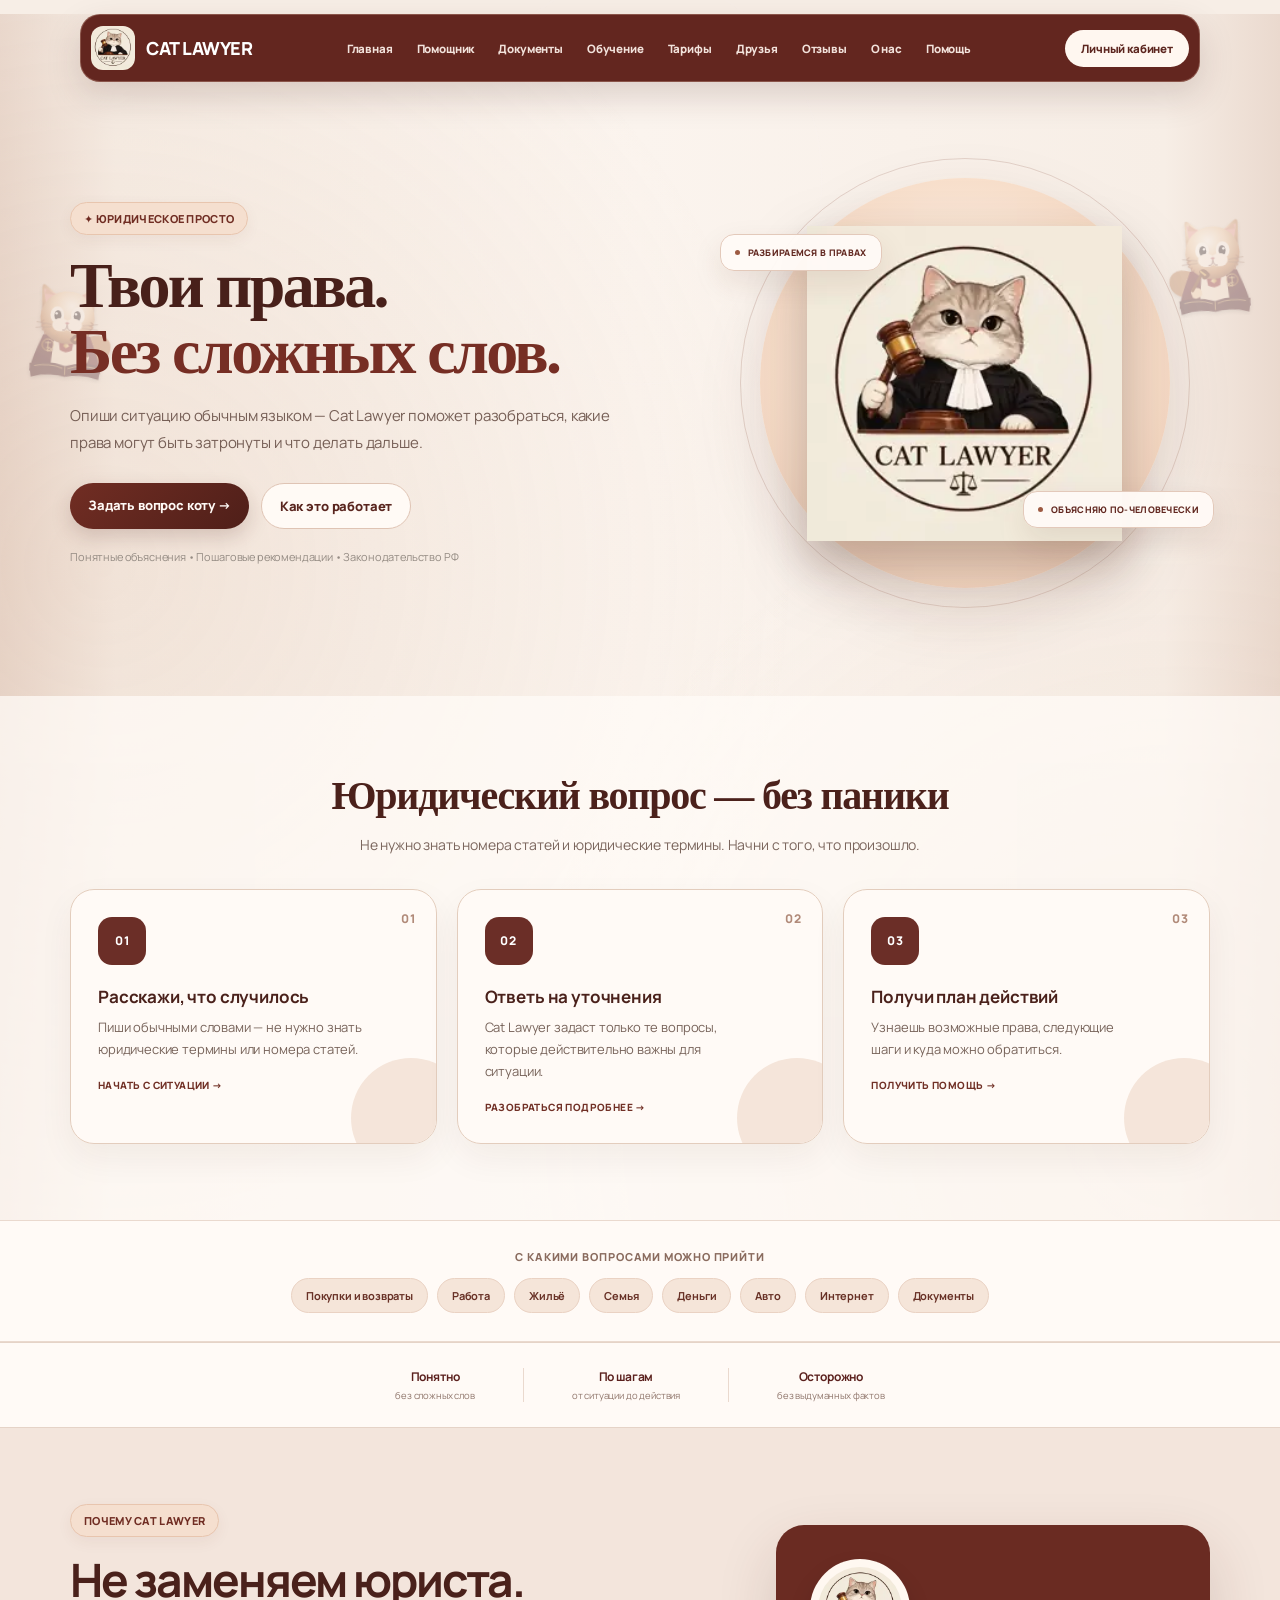
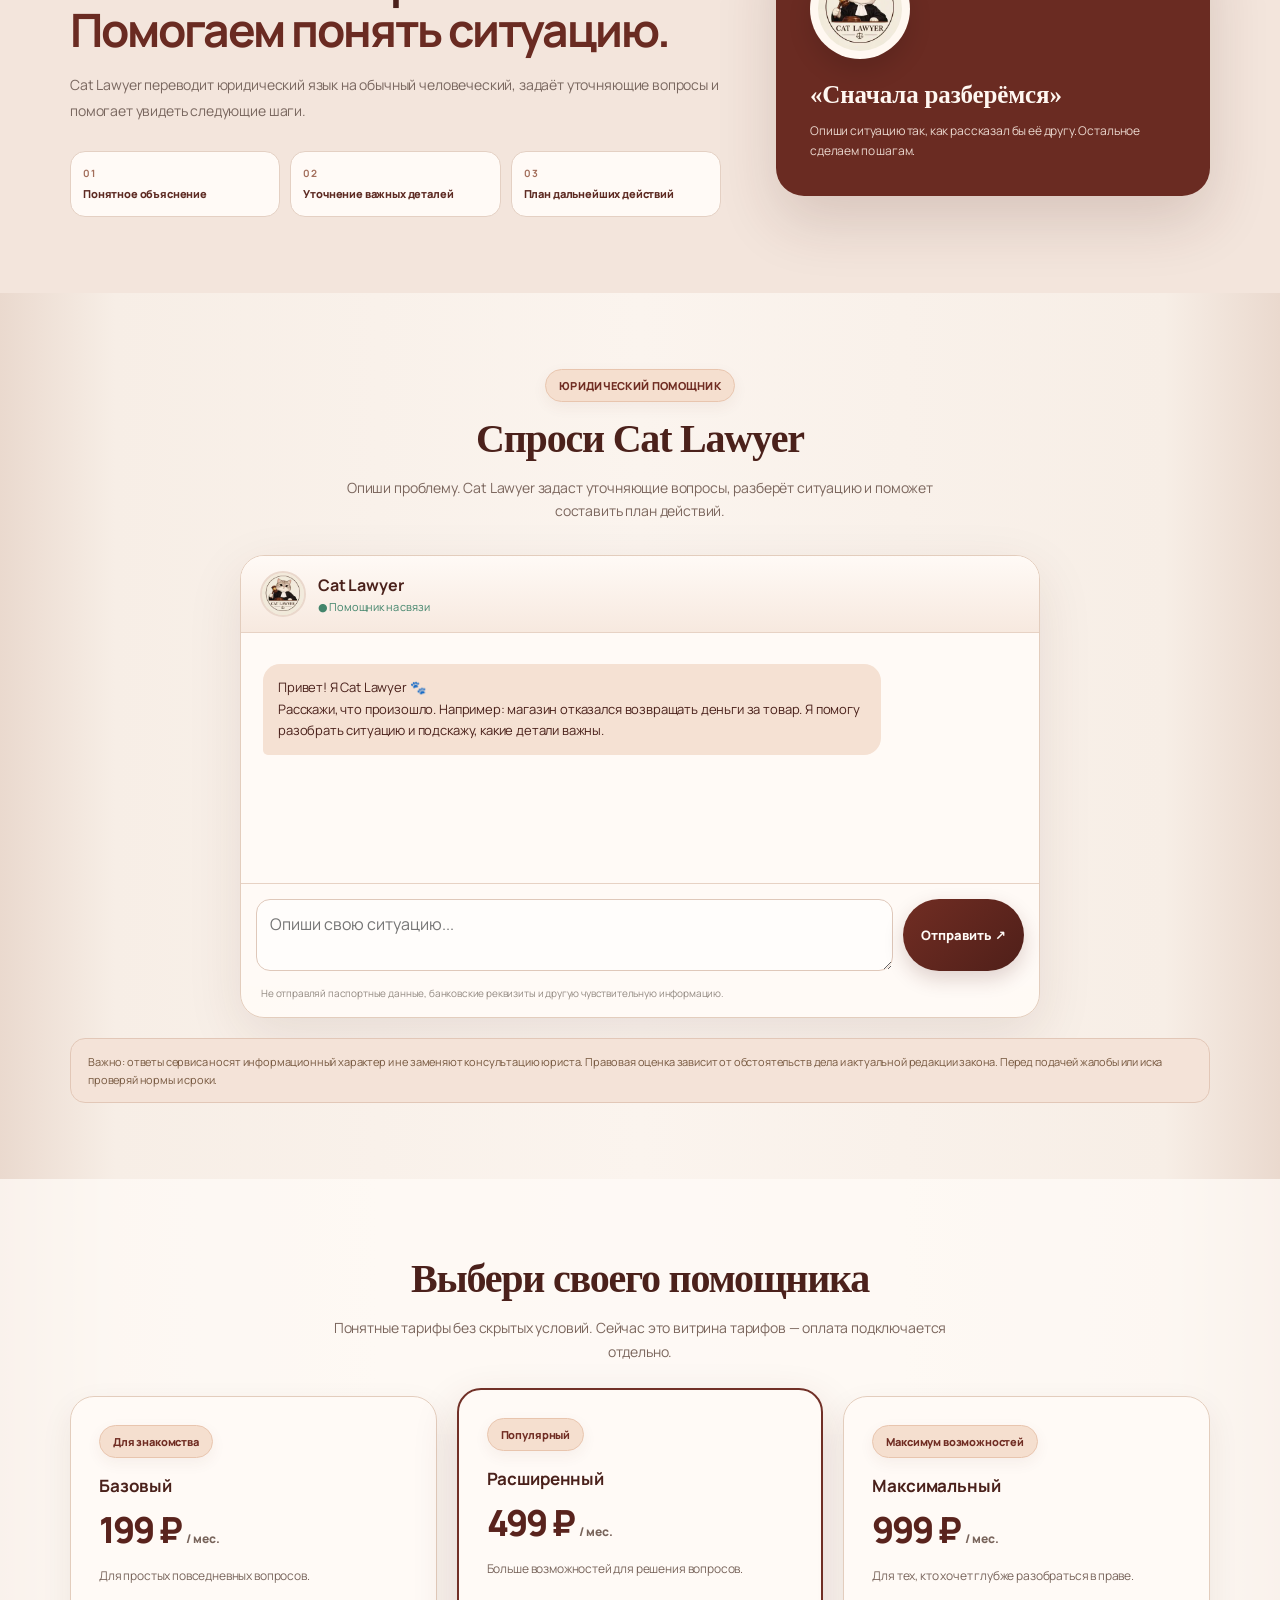
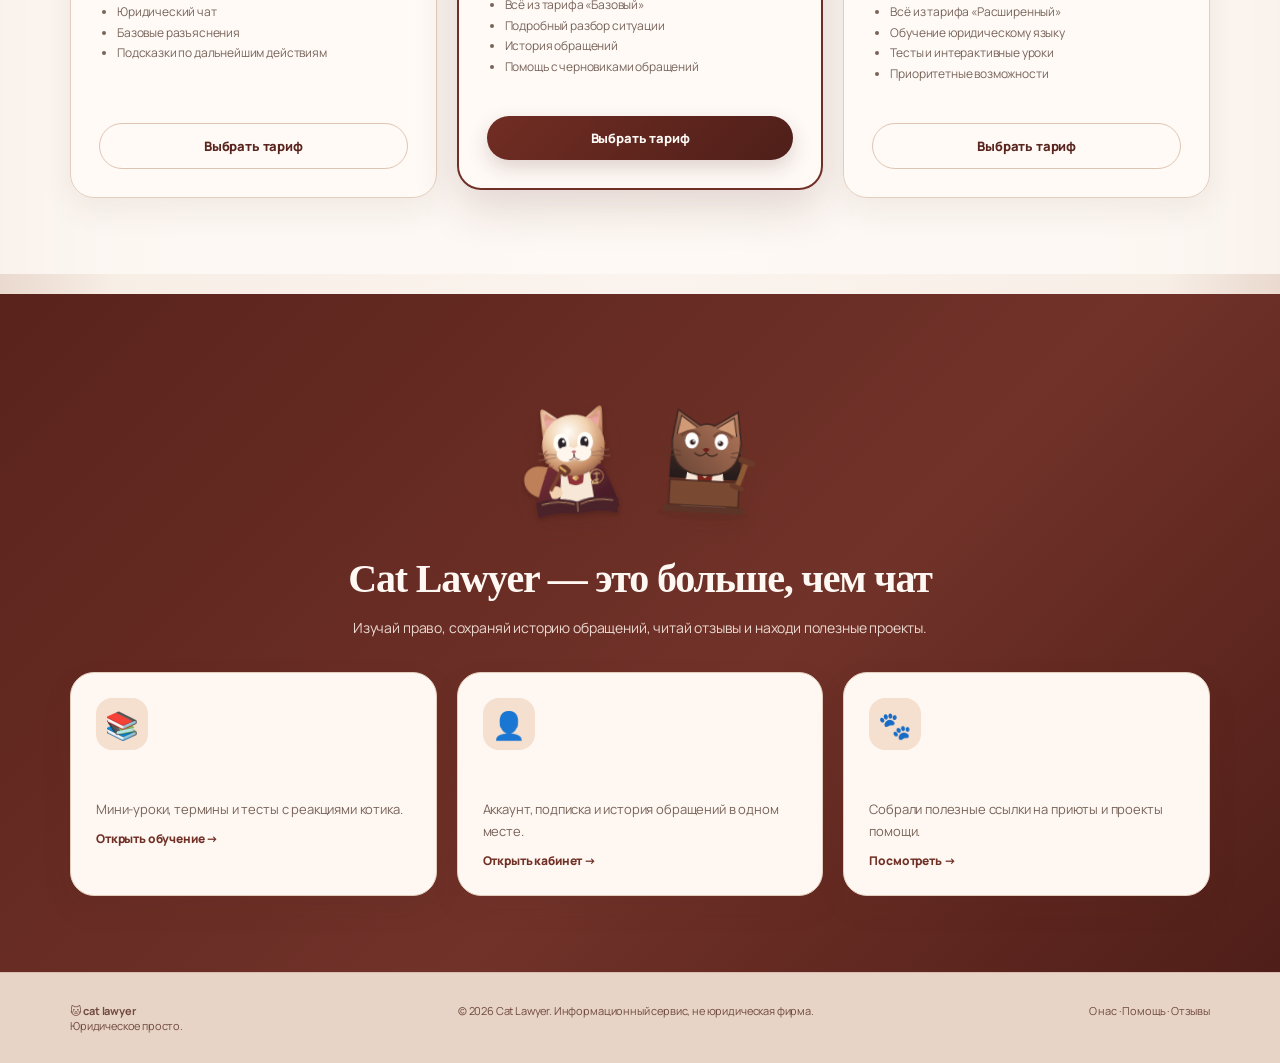
<file: index.html>
<!doctype html>
<html lang="ru">
<head>
<meta charset="UTF-8"><meta name="viewport" content="width=device-width,initial-scale=1">
<meta name="theme-color" content="#fff8f1"><meta name="description" content="Cat Lawyer — понятный юридический помощник. Разберитесь в своих правах и узнайте, что делать дальше.">
<title>Cat Lawyer — юридическая помощь без сложных слов</title>
<style>
@import url('https://fonts.googleapis.com/css2?family=Manrope:wght@400;500;600;700;800&display=swap');
:root{--ink:#321b19;--muted:#76645e;--cream:#f7eee6;--paper:#fffaf6;--orange:#5b201d;--orange2:#8b4038;--line:#e8d8cc;--green:#43856c;--shadow:0 18px 55px #52351b12}
*{box-sizing:border-box}html{scroll-behavior:smooth}body{margin:0;background:linear-gradient(90deg,#ead9ce 0,#f7eee6 7%,#f7eee6 93%,#ead9ce 100%);color:var(--ink);font-family:Manrope,system-ui,sans-serif}button,input,textarea{font:inherit}button{cursor:pointer}.wrap{width:min(1120px,calc(100% - 40px));margin:auto}.nav{height:78px;display:flex;align-items:center;justify-content:space-between}.brand{display:flex;gap:10px;align-items:center;font-weight:800;font-size:21px;letter-spacing:-.8px}.brand-mark{width:48px;height:48px;border-radius:14px;overflow:hidden;background:#f4e9dd;display:grid;place-items:center}.brand-mark img{width:100%;height:100%;object-fit:cover}.navlinks{display:flex;gap:20px;align-items:center}.navlinks a{color:#5b201d;text-decoration:none;font-size:12px;font-weight:800}.btn{border:0;border-radius:14px;padding:13px 19px;background:var(--ink);color:white;font-weight:800;font-size:13px;transition:.2s}.btn:hover{transform:translateY(-2px);box-shadow:0 9px 22px #30201420}.btn.orange{background:var(--orange);color:#fffaf6}.btn.light{background:white;color:var(--ink);border:1px solid var(--line)}.hero{padding:65px 0 75px;display:grid;grid-template-columns:1.08fr .92fr;gap:45px;align-items:center}.eyebrow{display:inline-flex;gap:8px;align-items:center;background:#f1e2d7;color:#6b2a25;border-radius:99px;padding:8px 13px;font-size:11px;font-weight:800;letter-spacing:.3px}.hero h1{font-size:clamp(40px,5vw,64px);line-height:1.06;letter-spacing:-3px;margin:20px 0}.hero h1 span{color:var(--orange)}.lead{font-size:16px;line-height:1.8;color:var(--muted);max-width:540px}.hero-actions{display:flex;gap:12px;margin:27px 0 20px;flex-wrap:wrap}.fine{font-size:11px;color:#948b83}.hero-art{position:relative;min-height:390px;display:grid;place-items:center}.blob{position:absolute;width:360px;height:360px;background:#ffe5ce;border-radius:48% 52% 54% 46%;transform:rotate(-12deg)}.cat{position:relative;width:min(310px,75%);aspect-ratio:1;z-index:1;border-radius:50%;overflow:hidden;background:#fffaf3;box-shadow:0 24px 65px #4d2a1b24;border:8px solid #fff}.cat img{width:100%;height:100%;object-fit:contain;display:block;padding:18px}.float{position:absolute;background:white;border:1px solid var(--line);padding:13px 16px;border-radius:16px;box-shadow:var(--shadow);font-size:12px;font-weight:800;z-index:2}.float.one{top:55px;left:0}.float.two{bottom:60px;right:0}.section{padding:72px 0}.section.white{background:white}.section-head{text-align:center;max-width:650px;margin:0 auto 36px}.section-head h2{font-size:clamp(28px,4vw,40px);letter-spacing:-1.5px;margin:0 0 12px}.section-head p{color:var(--muted);line-height:1.7;font-size:14px}.steps,.features,.prices{display:grid;grid-template-columns:repeat(3,1fr);gap:16px}.tile,.price{background:white;border:1px solid var(--line);border-radius:22px;padding:25px;box-shadow:0 5px 22px #51351b08}.tile .ico{font-size:27px;background:#f1e2d7;width:52px;height:52px;display:grid;place-items:center;border-radius:16px}.tile h3{font-size:16px;margin:18px 0 8px}.tile p{font-size:13px;line-height:1.7;color:var(--muted);margin:0}.chat-shell{max-width:800px;margin:auto;background:white;border:1px solid var(--line);border-radius:25px;overflow:hidden;box-shadow:var(--shadow)}.chat-top{padding:17px 21px;border-bottom:1px solid var(--line);display:flex;align-items:center;gap:12px}.avatar{width:46px;height:46px;border-radius:14px;overflow:hidden;background:#f4e9dd}.avatar img{width:100%;height:100%;object-fit:cover}.chat-top small{display:block;color:var(--green);font-size:11px;margin-top:3px}.chat-body{padding:22px;min-height:270px;max-height:390px;overflow:auto;background:#fffdfa}.msg{max-width:82%;padding:13px 15px;border-radius:17px;margin:9px 0;font-size:13px;line-height:1.65;white-space:pre-wrap}.bot{background:#fff0e3;border-bottom-left-radius:5px}.user{background:#29231f;color:white;margin-left:auto;border-bottom-right-radius:5px}.chat-input{display:flex;gap:10px;padding:15px;border-top:1px solid var(--line)}.chat-input textarea{resize:vertical;min-height:48px;max-height:120px;flex:1;border:1px solid var(--line);border-radius:14px;padding:13px;outline:none}.chat-input textarea:focus{border-color:var(--orange)}.hint{padding:0 20px 17px;font-size:10px;color:#938a82}.prices{align-items:stretch}.price{position:relative}.price.popular{border:2px solid var(--orange);transform:translateY(-8px)}.tag{font-size:10px;font-weight:800;color:#b96022;background:#fff0e3;padding:6px 9px;border-radius:99px;display:inline-block}.price h3{font-size:17px;margin:16px 0 7px}.amount{font-size:36px;font-weight:800;letter-spacing:-2px}.amount small{font-size:12px;color:var(--muted);letter-spacing:0}.price p,.price li{font-size:12px;color:var(--muted);line-height:1.7}.price ul{padding-left:18px;min-height:112px}.price .btn{width:100%}.account{max-width:720px;margin:auto;display:grid;grid-template-columns:1fr 1fr;gap:14px}.account-card{background:white;border:1px solid var(--line);border-radius:20px;padding:22px}.account-card h3{margin:0 0 12px;font-size:15px}.account-card p{font-size:12px;color:var(--muted);line-height:1.7}.field{width:100%;border:1px solid var(--line);border-radius:12px;padding:12px;margin:5px 0 10px}.footer{padding:34px 0;border-top:1px solid var(--line);font-size:11px;color:#6f4a3d;background:#efe0d5}.paw-rail{position:fixed;top:78px;bottom:0;width:132px;display:flex;flex-direction:column;justify-content:space-evenly;align-items:center;pointer-events:none;z-index:3;opacity:.27;font-size:29px;user-select:none}.paw-rail span{display:block;filter:saturate(.55);text-shadow:0 1px 2px rgba(91,32,29,.08)}.paw-rail span:nth-child(3n){font-size:37px;opacity:.72}.paw-rail span:nth-child(4n){font-size:23px;opacity:.55}.paw-rail.left{left:0}.paw-rail.right{right:0}.paw-rail span{transform:rotate(-18deg)}.paw-rail.right span{transform:rotate(18deg)}.paw-rail.left span:nth-child(4n){transform:rotate(-28deg)}.paw-rail.right span:nth-child(4n){transform:rotate(28deg)}.friend-grid,.review-grid{display:grid;grid-template-columns:repeat(3,1fr);gap:18px}.friend-photo{width:100%;height:150px;object-fit:cover;border-radius:16px;display:block;margin-bottom:14px;background:#ead9ce}.friend-card{overflow:hidden}.friend-card .friend-content{padding:0 2px}.friend-card,.review-card{background:#fffaf6;border:1px solid #d9bcae;border-radius:22px;padding:24px;box-shadow:0 8px 25px #4d2a1b0c}.friend-card h3,.review-card h3{margin:12px 0 8px;font-size:16px}.friend-card p,.review-card p{font-size:12px;line-height:1.7;color:var(--muted)}.friend-link{display:inline-flex;align-items:center;gap:7px;margin-top:10px;color:#5b201d;font-weight:800;text-decoration:none;font-size:12px}.review-form{max-width:720px;margin:0 auto 24px;background:#f4e4d9;border:1px solid #dec2b3;border-radius:20px;padding:20px}.review-form textarea{width:100%;min-height:90px;border:1px solid #d9bcae;border-radius:14px;padding:12px;resize:vertical;background:white}.reviews-list{max-width:720px;margin:auto;background:white;border:1px solid var(--line);border-radius:20px;padding:20px}.brown-section{background:#6b3028;color:#fff7f1}.brown-section .section-head p{color:#ead8cf}.brown-section .section-head h2{color:#fff7f1}.brown-section .friend-card{background:#fff8f2;color:var(--ink)}.footer-inner{display:flex;justify-content:space-between;gap:20px;flex-wrap:wrap}.disclaimer{background:#f5e8df;border:1px solid #e5d0c4;border-radius:15px;padding:14px 17px;font-size:11px;line-height:1.6;color:#76583f;margin-top:20px}.toast{position:fixed;bottom:20px;left:50%;transform:translateX(-50%);background:#29231f;color:white;padding:12px 18px;border-radius:12px;font-size:12px;display:none;z-index:10}.mobile-menu{display:none;position:absolute;top:70px;left:14px;right:14px;background:#fffaf6;border:1px solid var(--line);border-radius:18px;padding:10px;box-shadow:var(--shadow);z-index:20}.mobile-menu a{display:block;padding:12px;color:var(--ink);text-decoration:none;font-weight:800;font-size:13px;border-radius:10px}.mobile-menu a:hover{background:#f4e4d9}
@media(max-width:760px){.paw-rail{display:none}.navlinks{display:none}.menu-btn{display:block}.hero{grid-template-columns:1fr;padding:42px 0 48px;gap:10px}.hero-art{min-height:270px}.blob{width:250px;height:250px}.cat{font-size:135px}.float.one{top:20px}.float.two{bottom:20px}.steps,.features,.prices{grid-template-columns:1fr}.price.popular{transform:none}.section{padding:52px 0}.account{grid-template-columns:1fr}.hero h1{letter-spacing:-2px}.wrap{width:min(100% - 28px,1120px)}}
@media(min-width:761px){.menu-btn{display:none}}
</style>
<link rel="stylesheet" href="/styles.css">
<style>.nav .brand-mark{border-radius:50%!important}.nav .brand-mark img{border-radius:50%!important;object-fit:contain!important;padding:2px!important}</style>
</head>
<body>
<header class="wrap nav">
<a class="brand" href="/" style="text-decoration:none;color:inherit"><img class="brand-logo" src="/assets/cat-lawyer-logo.svg" alt="Cat Lawyer"><span class="brand-name">CAT LAWYER</span></a>
<nav class="navlinks">
<a href="/">Главная</a><a href="/assistant.html">Помощник</a><a href="/documents.html">Документы</a><a href="/learn.html">Обучение</a><a href="/pricing.html">Тарифы</a><a href="/friends.html">Друзья</a><a href="/reviews.html">Отзывы</a><a href="/about.html">О нас</a><a href="/help.html">Помощь</a>
</nav>
<a class="btn light" href="/account.html">Личный кабинет</a>
<button class="btn light menu-btn" type="button" onclick="toggleMenu()">Меню ☰</button><style>.menu-btn{display:none!important}@media(max-width:900px){.menu-btn{display:block!important}.navlinks,.nav>.btn.light:not(.menu-btn){display:none!important}}</style>
</header>
<div id="mobileMenu" class="mobile-menu">
<a href="/">Главная</a><a href="/assistant.html">Помощник</a><a href="/documents.html">Документы</a><a href="/learn.html">Обучение</a><a href="/pricing.html">Тарифы</a><a href="/friends.html">Друзья</a><a href="/reviews.html">Отзывы</a><a href="/about.html">О нас</a><a href="/help.html">Помощь</a><a href="/account.html">Личный кабинет</a>
</div>
<main>
<section class="wrap hero"><div><span class="eyebrow">✦ ЮРИДИЧЕСКОЕ ПРОСТО</span><h1>Твои права.<br><span>Без сложных слов.</span></h1><p class="lead">Опиши ситуацию обычным языком — Cat Lawyer поможет разобраться, какие права могут быть затронуты и что делать дальше.</p><div class="hero-actions"><a class="btn orange" href="/assistant.html" style="text-decoration:none">Задать вопрос коту →</a><a class="btn light" href="#how" style="text-decoration:none">Как это работает</a></div><div class="fine">Понятные объяснения • Пошаговые рекомендации • Законодательство РФ</div></div><div class="hero-art"><div class="hero-halo"></div><div class="hero-orbit"></div><div class="float one">РАЗБИРАЕМСЯ В ПРАВАХ</div><div class="cat hero-cat"><img src="/assets/cat-lawyer-logo.svg" alt="Cat Lawyer"></div><div class="float two">ОБЪЯСНЯЮ ПО-ЧЕЛОВЕЧЕСКИ</div></div></section>
<section class="section white" id="how"><div class="wrap"><div class="section-head"><h2>Юридический вопрос — без паники</h2><p>Не нужно знать номера статей и юридические термины. Начни с того, что произошло.</p></div><div class="steps"><article class="tile process-card"><div class="step-no">01</div><div class="ico">01</div><h3>Расскажи, что случилось</h3><p>Пиши обычными словами — не нужно знать юридические термины или номера статей.</p><span class="card-link">Начать с ситуации →</span></article><article class="tile process-card"><div class="step-no">02</div><div class="ico">02</div><h3>Ответь на уточнения</h3><p>Cat Lawyer задаст только те вопросы, которые действительно важны для ситуации.</p><span class="card-link">Разобраться подробнее →</span></article><article class="tile process-card"><div class="step-no">03</div><div class="ico">03</div><h3>Получи план действий</h3><p>Узнаешь возможные права, следующие шаги и куда можно обратиться.</p><span class="card-link">Получить помощь →</span></article></div></div></section>
<section class="topics-strip"><div class="wrap"><div class="topics-label">С какими вопросами можно прийти</div><div class="topic-pills"><span>Покупки и возвраты</span><span>Работа</span><span>Жильё</span><span>Семья</span><span>Деньги</span><span>Авто</span><span>Интернет</span><span>Документы</span></div></div></section><section class="trust-strip"><div class="wrap trust-inner"><div><b>Понятно</b><span>без сложных слов</span></div><i></i><div><b>По шагам</b><span>от ситуации до действия</span></div><i></i><div><b>Осторожно</b><span>без выдуманных фактов</span></div></div></section>
<section class="section feature-intro"><div class="wrap split-feature"><div><span class="eyebrow">ПОЧЕМУ CAT LAWYER</span><h2>Не заменяем юриста.<br><span>Помогаем понять ситуацию.</span></h2><p>Cat Lawyer переводит юридический язык на обычный человеческий, задаёт уточняющие вопросы и помогает увидеть следующие шаги.</p><div class="feature-points"><div><b>01</b><span>Понятное объяснение</span></div><div><b>02</b><span>Уточнение важных деталей</span></div><div><b>03</b><span>План дальнейших действий</span></div></div></div><div class="feature-quote"><div class="quote-logo"><img src="/assets/cat-lawyer-logo.svg" alt=""></div><div><b>«Сначала разберёмся»</b><p>Опиши ситуацию так, как рассказал бы её другу. Остальное сделаем по шагам.</p></div></div></div></section>
<section class="section" id="chat"><div class="wrap"><div class="section-head"><span class="eyebrow">ЮРИДИЧЕСКИЙ ПОМОЩНИК</span><h2>Спроси Cat Lawyer</h2><p>Опиши проблему. Cat Lawyer задаст уточняющие вопросы, разберёт ситуацию и поможет составить план действий.</p></div><div class="chat-shell"><div class="chat-top"><div class="avatar"><img src="/assets/cat-lawyer-logo.svg" alt="Cat Lawyer"></div><div><b>Cat Lawyer</b><small>● Помощник на связи</small></div></div><div class="chat-body" id="messages"><div class="msg bot">Привет! Я Cat Lawyer 🐾
Расскажи, что произошло. Например: магазин отказался возвращать деньги за товар. Я помогу разобрать ситуацию и подскажу, какие детали важны.</div></div><div class="chat-input"><textarea id="question" placeholder="Опиши свою ситуацию..." rows="2"></textarea><button class="btn orange" onclick="sendMessage()">Отправить ↗</button></div><div class="hint">Не отправляй паспортные данные, банковские реквизиты и другую чувствительную информацию.</div></div><div class="disclaimer">Важно: ответы сервиса носят информационный характер и не заменяют консультацию юриста. Правовая оценка зависит от обстоятельств дела и актуальной редакции закона. Перед подачей жалобы или иска проверяй нормы и сроки.</div></div></section>
<section class="section white" id="prices"><div class="wrap"><div class="section-head"><h2>Выбери своего помощника</h2><p>Понятные тарифы без скрытых условий. Сейчас это витрина тарифов — оплата подключается отдельно.</p></div><div class="prices"><article class="price"><span class="tag">Для знакомства</span><h3>Базовый</h3><div class="amount">199 ₽ <small>/ мес.</small></div><p>Для простых повседневных вопросов.</p><ul><li>Юридический чат</li><li>Базовые разъяснения</li><li>Подсказки по дальнейшим действиям</li></ul><a class="btn light" href="/pricing.html" style="display:block;text-align:center;text-decoration:none">Выбрать тариф</a></article><article class="price popular"><span class="tag">Популярный</span><h3>Расширенный</h3><div class="amount">499 ₽ <small>/ мес.</small></div><p>Больше возможностей для решения вопросов.</p><ul><li>Всё из тарифа «Базовый»</li><li>Подробный разбор ситуации</li><li>История обращений</li><li>Помощь с черновиками обращений</li></ul><a class="btn orange" href="/pricing.html" style="display:block;text-align:center;text-decoration:none">Выбрать тариф</a></article><article class="price"><span class="tag">Максимум возможностей</span><h3>Максимальный</h3><div class="amount">999 ₽ <small>/ мес.</small></div><p>Для тех, кто хочет глубже разобраться в праве.</p><ul><li>Всё из тарифа «Расширенный»</li><li>Обучение юридическому языку</li><li>Тесты и интерактивные уроки</li><li>Приоритетные возможности</li></ul><a class="btn light" href="/pricing.html" style="display:block;text-align:center;text-decoration:none">Выбрать тариф</a></article></div></div></section>
<section class="section brown-section"><div class="wrap"><div class="robe-kittens" aria-hidden="true"><img class="robe-kitten robe-kitten-a" src="/assets/learning-kitten.svg" alt=""><img class="robe-kitten robe-kitten-b" src="/assets/judge-cat.svg" alt=""></div><div class="section-head"><h2>Cat Lawyer — это больше, чем чат</h2><p>Изучай право, сохраняй историю обращений, читай отзывы и находи полезные проекты.</p></div><div class="features"><article class="tile"><div class="ico">📚</div><h3>Изучай язык права</h3><p>Мини-уроки, термины и тесты с реакциями котика.</p><a class="friend-link" href="/learn.html">Открыть обучение →</a></article><article class="tile"><div class="ico">👤</div><h3>Личный кабинет</h3><p>Аккаунт, подписка и история обращений в одном месте.</p><a class="friend-link" href="/account.html">Открыть кабинет →</a></article><article class="tile"><div class="ico">🐾</div><h3>Помогаем животным</h3><p>Собрали полезные ссылки на приюты и проекты помощи.</p><a class="friend-link" href="/friends.html">Посмотреть →</a></article></div></div></section>
</main>
<footer class="footer"><div class="wrap footer-inner"><div><b>🐱 cat lawyer</b><br>Юридическое просто.</div><div>© 2026 Cat Lawyer. Информационный сервис, не юридическая фирма.</div><div><a href="/about.html" style="color:inherit">О нас</a> · <a href="/help.html" style="color:inherit">Помощь</a> · <a href="/reviews.html" style="color:inherit">Отзывы</a></div></div></footer>
<script>
function toggleMenu(){const m=document.getElementById('mobileMenu');if(!m)return;m.style.display=m.style.display==='block'?'none':'block'}
document.addEventListener('click',e=>{const m=document.getElementById('mobileMenu');if(m&&m.style.display==='block'&&!m.contains(e.target)&&!e.target.closest('.menu-btn'))m.style.display='none'});
const homeMessages=document.getElementById('messages'),homeQuestion=document.getElementById('question');
function homeFormat(t){const esc=s=>String(s||'').replace(/[&<>"']/g,c=>({'&':'&amp;','<':'&lt;','>':'&gt;','"':'&quot;',"'":'&#39;'}[c]));return esc(t).replace(/\n/g,'<br>')}
async function sendMessage(){
  const v=(homeQuestion?.value||'').trim();
  if(!v)return;
  const b=document.querySelector('#chat .chat-input button');if(b)b.disabled=true;
  const u=document.createElement('div');u.className='msg user';u.textContent=v;homeMessages.appendChild(u);
  const a=document.createElement('div');a.className='msg bot';a.textContent='Анализирую ситуацию…';homeMessages.appendChild(a);homeMessages.scrollTop=homeMessages.scrollHeight;homeQuestion.value='';
  try{
    const r=await fetch('/api/chat',{method:'POST',headers:{'content-type':'application/json'},credentials:'same-origin',body:JSON.stringify({message:v})});
    const d=await r.json().catch(()=>({}));
    if(!r.ok)throw new Error(d.error||'Не удалось получить ответ.');
    a.innerHTML=homeFormat(d.reply||'Не удалось сформировать ответ.');
    const link=document.createElement('a');link.className='btn light';link.href='/documents.html?situation='+encodeURIComponent(v);link.textContent='Составить документ';link.style.cssText='display:inline-block;margin:4px 0 8px';
    homeMessages.appendChild(link);
  }catch(e){a.textContent=e.message||'Не удалось получить ответ. Попробуй ещё раз.'}
  finally{if(b)b.disabled=false;homeMessages.scrollTop=homeMessages.scrollHeight}
}
homeQuestion?.addEventListener('keydown',e=>{if(e.key==='Enter'&&!e.shiftKey){e.preventDefault();sendMessage()}});
</script>
<style>
/* Safe final polish: navigation logo + judicial kittens */
.nav .brand{min-width:0;white-space:nowrap;align-items:center!important;line-height:1}
.nav .brand-mark{width:46px!important;height:46px!important;min-width:46px!important;flex:0 0 46px!important;margin:0!important;border-radius:13px!important;display:grid!important;place-items:center!important;overflow:hidden!important}
.nav .brand-mark img{width:100%!important;height:100%!important;display:block!important;object-fit:contain!important;padding:1px!important;border-radius:12px!important}
.nav .brand-name{display:inline-block;line-height:1!important}
.hero-cat{background:transparent!important;border:0!important;overflow:visible!important;border-radius:0!important}
.hero-cat img{width:100%!important;height:100%!important;object-fit:contain!important;padding:0!important;filter:drop-shadow(0 20px 18px rgba(67,35,26,.16))!important}
.robe-kittens{display:flex;justify-content:center;align-items:flex-end;gap:20px;margin:-4px auto 24px;height:165px;pointer-events:none}
.robe-kitten{height:155px;width:112px;object-fit:contain;filter:drop-shadow(0 10px 12px rgba(67,35,26,.13))}
.robe-kitten-a{transform:rotate(-4deg) translateY(3px)}
.robe-kitten-b{transform:scaleX(-1) rotate(-3deg) translateY(7px)}
@media(max-width:760px){
  .nav .brand-mark{width:42px!important;height:42px!important;min-width:42px!important;flex-basis:42px!important}
  .nav .brand-name{font-size:16px}
  .robe-kittens{height:120px;margin-bottom:12px;gap:8px}
  .robe-kitten{height:112px;width:82px}
}
</style></body></html>
<style>
/* Main navigation: use the full Cat Lawyer logo, never crop it. */
.nav .brand{display:flex!important;align-items:center!important;gap:10px!important;min-width:0!important;white-space:nowrap!important}
.nav .brand-logo{width:50px!important;height:50px!important;min-width:50px!important;object-fit:contain!important;display:block!important;border-radius:0!important;padding:0!important;background:transparent!important}
.nav .brand-name{line-height:1!important;white-space:nowrap!important}
@media(max-width:760px){.nav .brand-logo{width:44px!important;height:44px!important;min-width:44px!important}.nav .brand-name{font-size:16px!important}}
</style>
</file>
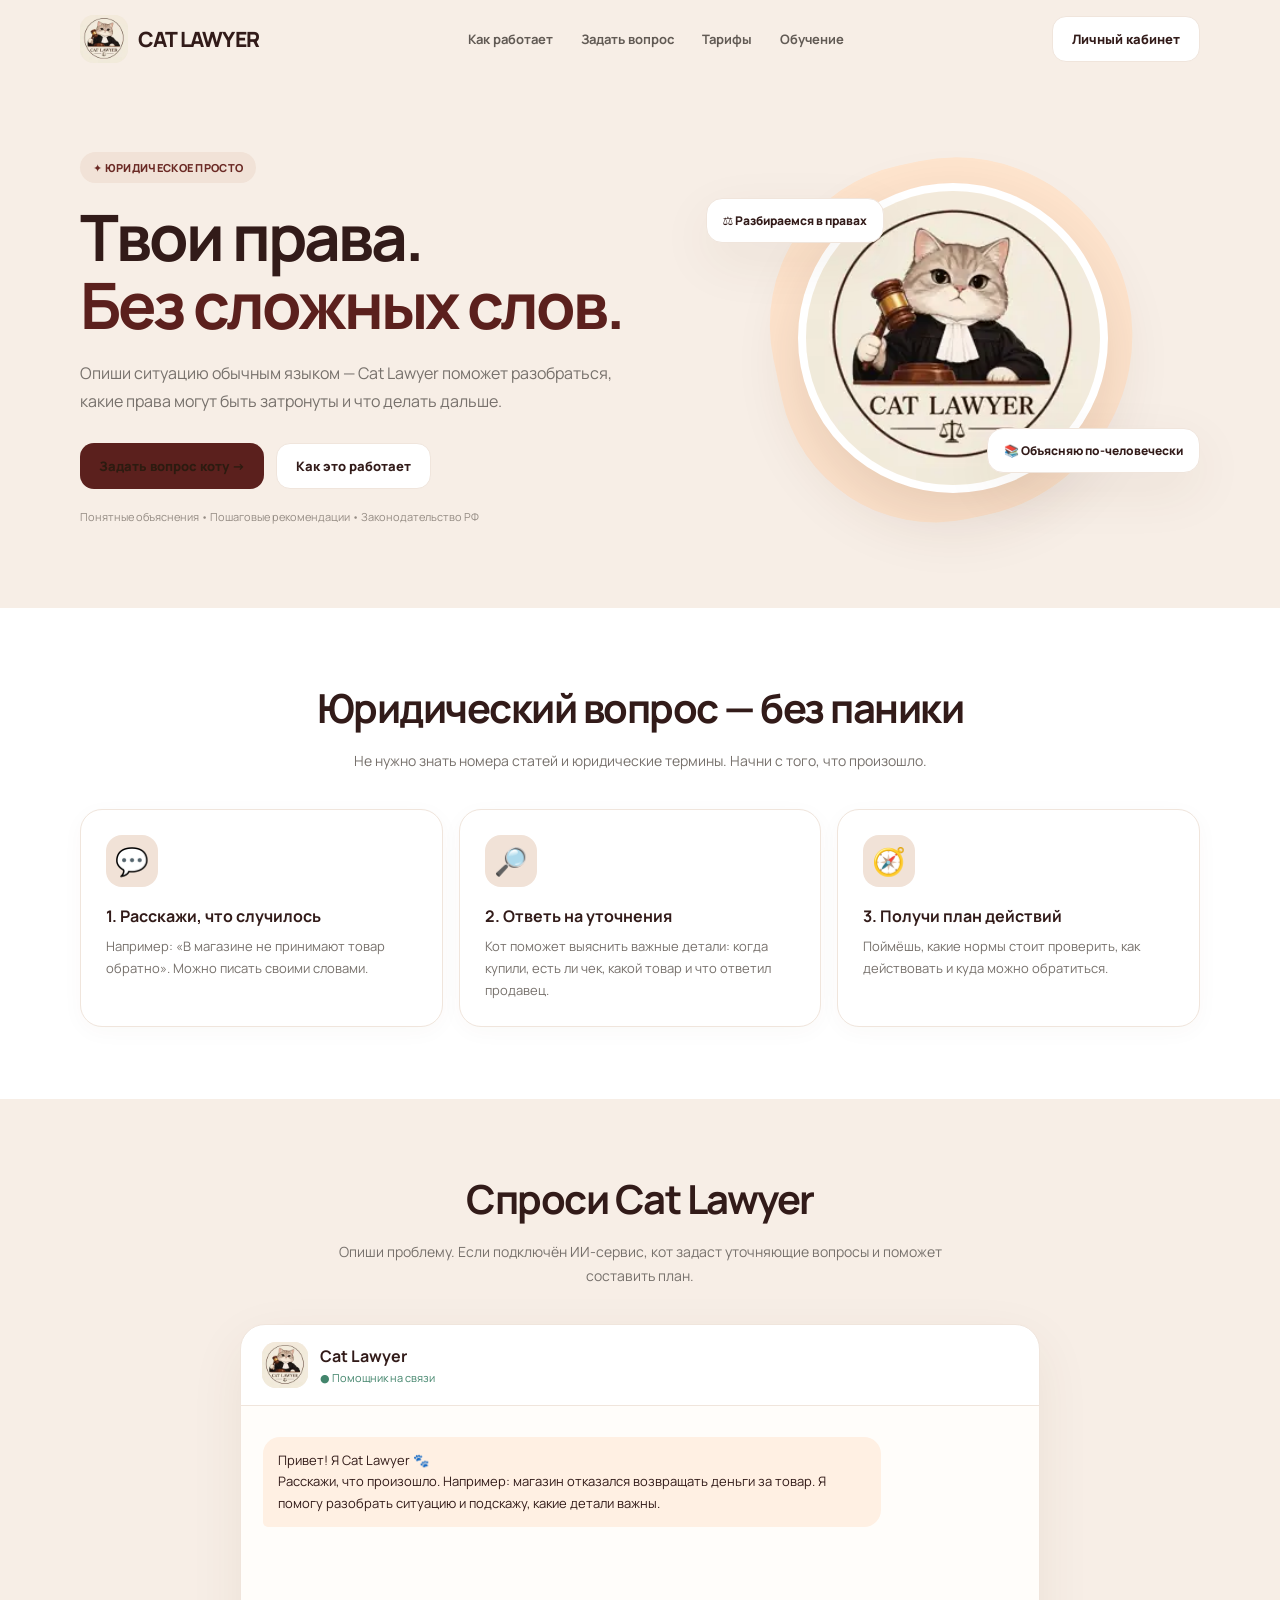
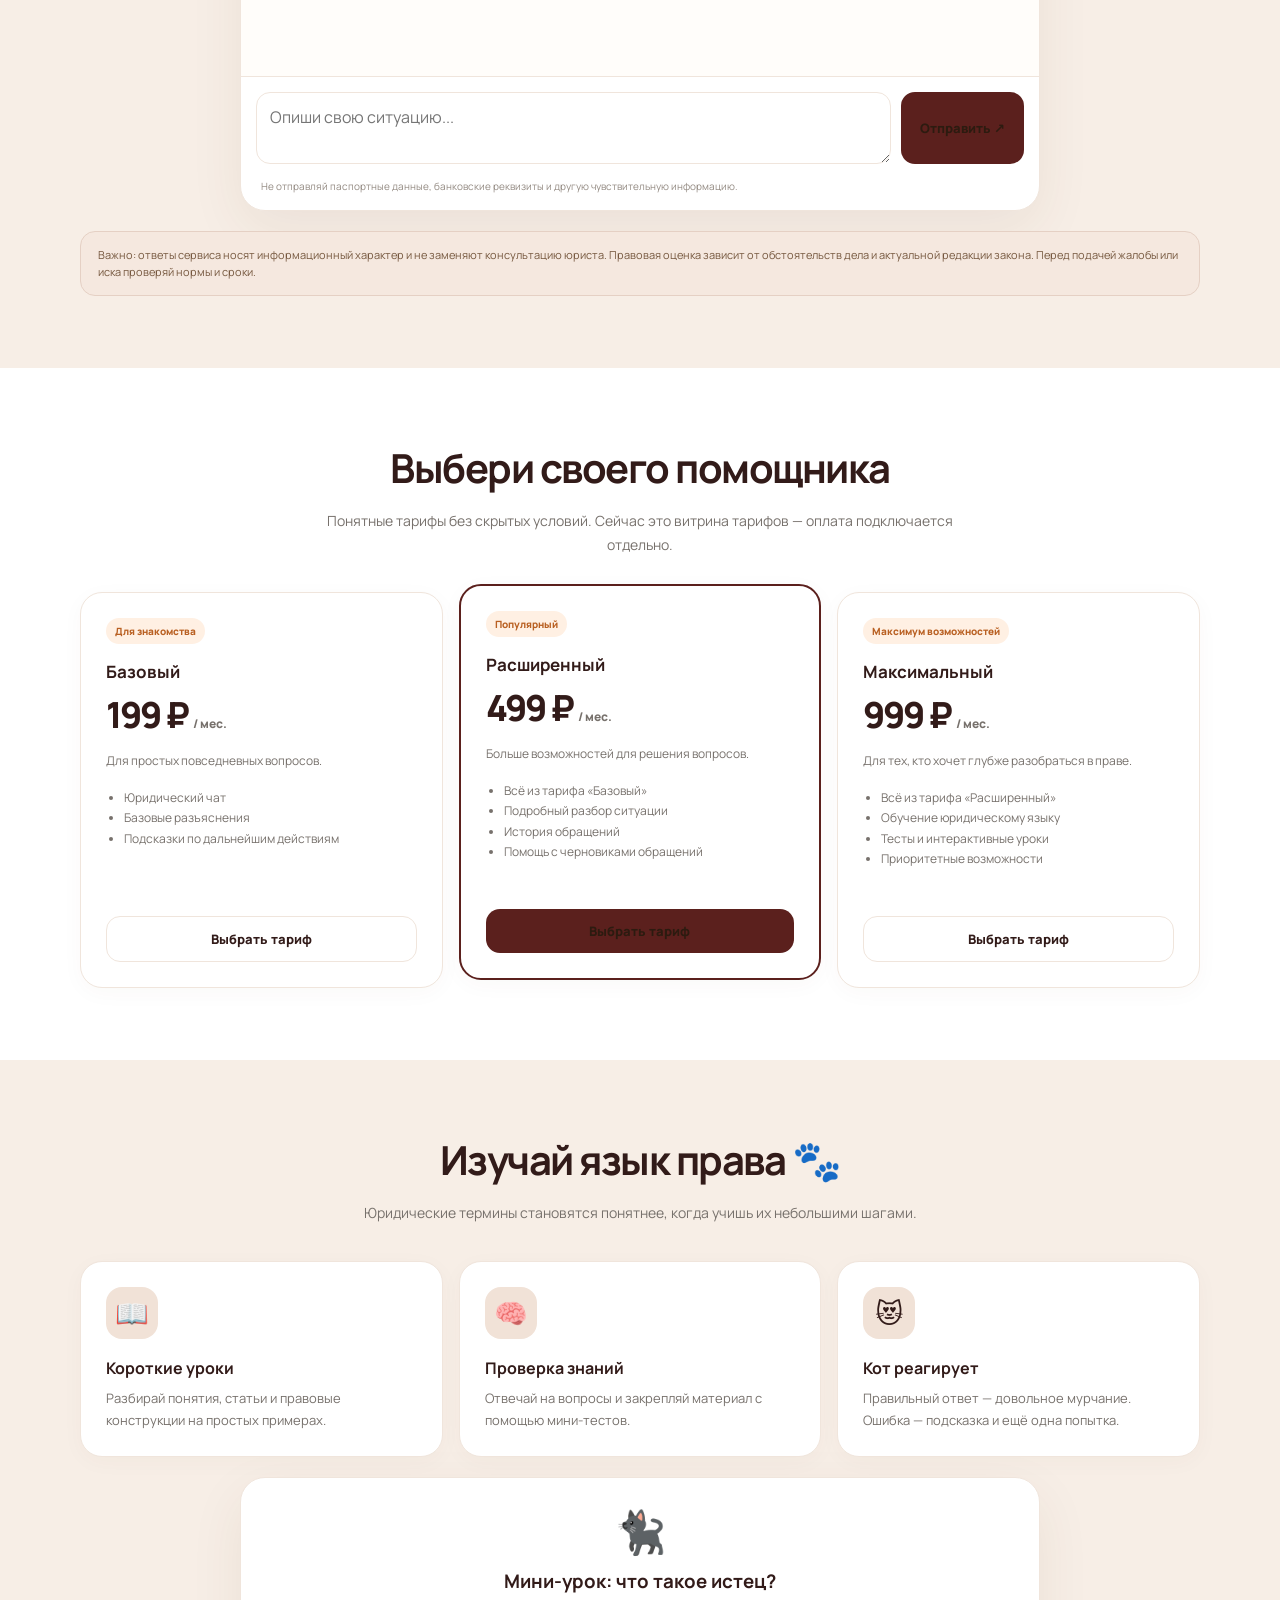
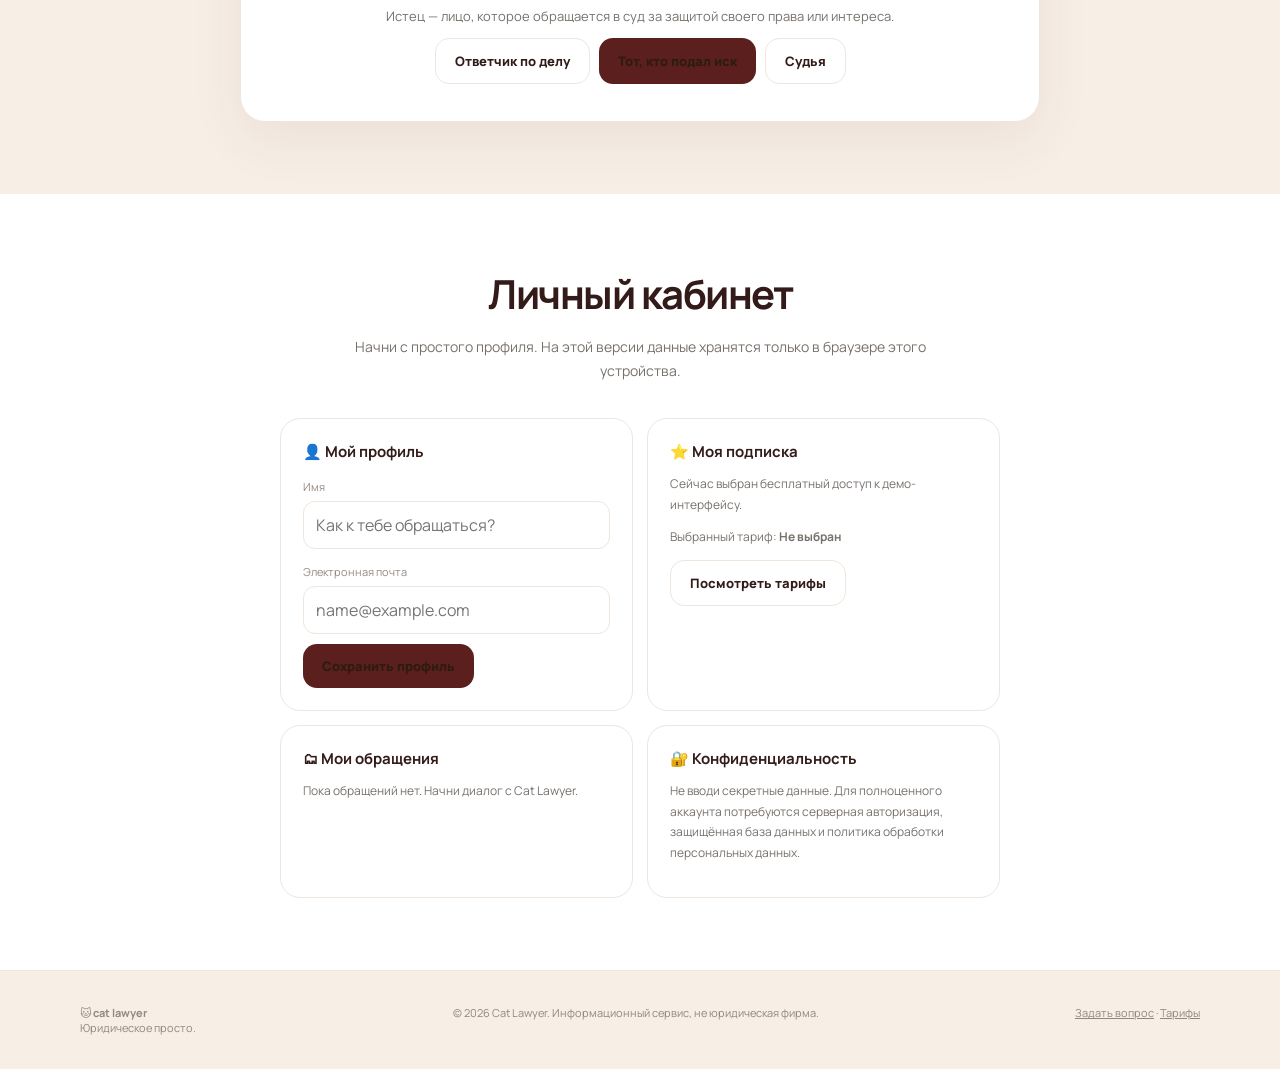
<file: public/index.html>
<!doctype html>
<html lang="ru">
<head>
<meta charset="UTF-8"><meta name="viewport" content="width=device-width,initial-scale=1">
<meta name="theme-color" content="#fff8f1"><meta name="description" content="Cat Lawyer — понятный юридический помощник. Разберитесь в своих правах и узнайте, что делать дальше.">
<title>Cat Lawyer — юридическая помощь без сложных слов</title>
<style>
@import url('https://fonts.googleapis.com/css2?family=Manrope:wght@400;500;600;700;800&display=swap');
:root{--ink:#321b19;--muted:#77716c;--cream:#f7eee6;--paper:#fff;--orange:#5b201d;--orange2:#8b4038;--line:#f0e5dc;--green:#43856c;--shadow:0 18px 55px #52351b12}
*{box-sizing:border-box}html{scroll-behavior:smooth}body{margin:0;background:var(--cream);color:var(--ink);font-family:Manrope,system-ui,sans-serif}button,input,textarea{font:inherit}button{cursor:pointer}.wrap{width:min(1120px,calc(100% - 40px));margin:auto}.nav{height:78px;display:flex;align-items:center;justify-content:space-between}.brand{display:flex;gap:10px;align-items:center;font-weight:800;font-size:21px;letter-spacing:-.8px}.brand-mark{width:48px;height:48px;border-radius:14px;overflow:hidden;background:#f4e9dd;display:grid;place-items:center}.brand-mark img{width:100%;height:100%;object-fit:cover}.navlinks{display:flex;gap:28px;align-items:center}.navlinks a{color:#615a54;text-decoration:none;font-size:13px;font-weight:700}.btn{border:0;border-radius:14px;padding:13px 19px;background:var(--ink);color:white;font-weight:800;font-size:13px;transition:.2s}.btn:hover{transform:translateY(-2px);box-shadow:0 9px 22px #30201420}.btn.orange{background:var(--orange);color:#2c1b10}.btn.light{background:white;color:var(--ink);border:1px solid var(--line)}.hero{padding:65px 0 75px;display:grid;grid-template-columns:1.08fr .92fr;gap:45px;align-items:center}.eyebrow{display:inline-flex;gap:8px;align-items:center;background:#f1e2d7;color:#6b2a25;border-radius:99px;padding:8px 13px;font-size:11px;font-weight:800;letter-spacing:.3px}.hero h1{font-size:clamp(40px,5vw,64px);line-height:1.06;letter-spacing:-3px;margin:20px 0}.hero h1 span{color:var(--orange)}.lead{font-size:16px;line-height:1.8;color:var(--muted);max-width:540px}.hero-actions{display:flex;gap:12px;margin:27px 0 20px;flex-wrap:wrap}.fine{font-size:11px;color:#948b83}.hero-art{position:relative;min-height:390px;display:grid;place-items:center}.blob{position:absolute;width:360px;height:360px;background:#ffe5ce;border-radius:48% 52% 54% 46%;transform:rotate(-12deg)}.cat{position:relative;width:min(310px,75%);aspect-ratio:1;z-index:1;border-radius:50%;overflow:hidden;background:#fffaf3;box-shadow:0 24px 65px #4d2a1b24;border:8px solid #fff}.cat img{width:100%;height:100%;object-fit:cover;display:block}.float{position:absolute;background:white;border:1px solid var(--line);padding:13px 16px;border-radius:16px;box-shadow:var(--shadow);font-size:12px;font-weight:800;z-index:2}.float.one{top:55px;left:0}.float.two{bottom:60px;right:0}.section{padding:72px 0}.section.white{background:white}.section-head{text-align:center;max-width:650px;margin:0 auto 36px}.section-head h2{font-size:clamp(28px,4vw,40px);letter-spacing:-1.5px;margin:0 0 12px}.section-head p{color:var(--muted);line-height:1.7;font-size:14px}.steps,.features,.prices{display:grid;grid-template-columns:repeat(3,1fr);gap:16px}.tile,.price{background:white;border:1px solid var(--line);border-radius:22px;padding:25px;box-shadow:0 5px 22px #51351b08}.tile .ico{font-size:27px;background:#f1e2d7;width:52px;height:52px;display:grid;place-items:center;border-radius:16px}.tile h3{font-size:16px;margin:18px 0 8px}.tile p{font-size:13px;line-height:1.7;color:var(--muted);margin:0}.chat-shell{max-width:800px;margin:auto;background:white;border:1px solid var(--line);border-radius:25px;overflow:hidden;box-shadow:var(--shadow)}.chat-top{padding:17px 21px;border-bottom:1px solid var(--line);display:flex;align-items:center;gap:12px}.avatar{width:46px;height:46px;border-radius:14px;overflow:hidden;background:#f4e9dd}.avatar img{width:100%;height:100%;object-fit:cover}.chat-top small{display:block;color:var(--green);font-size:11px;margin-top:3px}.chat-body{padding:22px;min-height:270px;max-height:390px;overflow:auto;background:#fffdfa}.msg{max-width:82%;padding:13px 15px;border-radius:17px;margin:9px 0;font-size:13px;line-height:1.65;white-space:pre-wrap}.bot{background:#fff0e3;border-bottom-left-radius:5px}.user{background:#29231f;color:white;margin-left:auto;border-bottom-right-radius:5px}.chat-input{display:flex;gap:10px;padding:15px;border-top:1px solid var(--line)}.chat-input textarea{resize:vertical;min-height:48px;max-height:120px;flex:1;border:1px solid var(--line);border-radius:14px;padding:13px;outline:none}.chat-input textarea:focus{border-color:var(--orange)}.hint{padding:0 20px 17px;font-size:10px;color:#938a82}.prices{align-items:stretch}.price{position:relative}.price.popular{border:2px solid var(--orange);transform:translateY(-8px)}.tag{font-size:10px;font-weight:800;color:#b96022;background:#fff0e3;padding:6px 9px;border-radius:99px;display:inline-block}.price h3{font-size:17px;margin:16px 0 7px}.amount{font-size:36px;font-weight:800;letter-spacing:-2px}.amount small{font-size:12px;color:var(--muted);letter-spacing:0}.price p,.price li{font-size:12px;color:var(--muted);line-height:1.7}.price ul{padding-left:18px;min-height:112px}.price .btn{width:100%}.account{max-width:720px;margin:auto;display:grid;grid-template-columns:1fr 1fr;gap:14px}.account-card{background:white;border:1px solid var(--line);border-radius:20px;padding:22px}.account-card h3{margin:0 0 12px;font-size:15px}.account-card p{font-size:12px;color:var(--muted);line-height:1.7}.field{width:100%;border:1px solid var(--line);border-radius:12px;padding:12px;margin:5px 0 10px}.footer{padding:34px 0;border-top:1px solid var(--line);font-size:11px;color:#91877f}.footer-inner{display:flex;justify-content:space-between;gap:20px;flex-wrap:wrap}.disclaimer{background:#f5e8df;border:1px solid #e5d0c4;border-radius:15px;padding:14px 17px;font-size:11px;line-height:1.6;color:#76583f;margin-top:20px}.toast{position:fixed;bottom:20px;left:50%;transform:translateX(-50%);background:#29231f;color:white;padding:12px 18px;border-radius:12px;font-size:12px;display:none;z-index:10}
@media(max-width:760px){.navlinks{display:none}.hero{grid-template-columns:1fr;padding:42px 0 48px;gap:10px}.hero-art{min-height:270px}.blob{width:250px;height:250px}.cat{font-size:135px}.float.one{top:20px}.float.two{bottom:20px}.steps,.features,.prices{grid-template-columns:1fr}.price.popular{transform:none}.section{padding:52px 0}.account{grid-template-columns:1fr}.hero h1{letter-spacing:-2px}.wrap{width:min(100% - 28px,1120px)}}
</style>
</head>
<body>
<header class="wrap nav"><a class="brand" href="#" style="text-decoration:none;color:inherit"><span class="brand-mark"><img src="/assets/cat-lawyer-logo.svg" alt="Cat Lawyer"></span> CAT LAWYER</a><nav class="navlinks"><a href="#how">Как работает</a><a href="#chat">Задать вопрос</a><a href="#prices">Тарифы</a><a href="#learn">Обучение</a></nav><button class="btn light" onclick="document.querySelector('#account').scrollIntoView()">Личный кабинет</button></header>
<main>
<section class="wrap hero"><div><span class="eyebrow">✦ ЮРИДИЧЕСКОЕ ПРОСТО</span><h1>Твои права.<br><span>Без сложных слов.</span></h1><p class="lead">Опиши ситуацию обычным языком — Cat Lawyer поможет разобраться, какие права могут быть затронуты и что делать дальше.</p><div class="hero-actions"><button class="btn orange" onclick="document.querySelector('#chat').scrollIntoView({behavior:'smooth'})">Задать вопрос коту →</button><button class="btn light" onclick="document.querySelector('#how').scrollIntoView({behavior:'smooth'})">Как это работает</button></div><div class="fine">Понятные объяснения • Пошаговые рекомендации • Законодательство РФ</div></div><div class="hero-art"><div class="blob"></div><div class="float one">⚖️ Разбираемся в правах</div><div class="cat"><img src="/assets/cat-lawyer-logo.svg" alt="Кот-судья Cat Lawyer"></div><div class="float two">📚 Объясняю по-человечески</div></div></section>
<section class="section white" id="how"><div class="wrap"><div class="section-head"><h2>Юридический вопрос — без паники</h2><p>Не нужно знать номера статей и юридические термины. Начни с того, что произошло.</p></div><div class="steps"><article class="tile"><div class="ico">💬</div><h3>1. Расскажи, что случилось</h3><p>Например: «В магазине не принимают товар обратно». Можно писать своими словами.</p></article><article class="tile"><div class="ico">🔎</div><h3>2. Ответь на уточнения</h3><p>Кот поможет выяснить важные детали: когда купили, есть ли чек, какой товар и что ответил продавец.</p></article><article class="tile"><div class="ico">🧭</div><h3>3. Получи план действий</h3><p>Поймёшь, какие нормы стоит проверить, как действовать и куда можно обратиться.</p></article></div></div></section>
<section class="section" id="chat"><div class="wrap"><div class="section-head"><h2>Спроси Cat Lawyer</h2><p>Опиши проблему. Если подключён ИИ-сервис, кот задаст уточняющие вопросы и поможет составить план.</p></div><div class="chat-shell"><div class="chat-top"><div class="avatar"><img src="/assets/cat-lawyer-logo.svg" alt="Cat Lawyer"></div><div><b>Cat Lawyer</b><small>● Помощник на связи</small></div></div><div class="chat-body" id="messages"><div class="msg bot">Привет! Я Cat Lawyer 🐾
Расскажи, что произошло. Например: магазин отказался возвращать деньги за товар. Я помогу разобрать ситуацию и подскажу, какие детали важны.</div></div><div class="chat-input"><textarea id="question" placeholder="Опиши свою ситуацию..." rows="2"></textarea><button class="btn orange" onclick="sendMessage()">Отправить ↗</button></div><div class="hint">Не отправляй паспортные данные, банковские реквизиты и другую чувствительную информацию.</div></div><div class="disclaimer">Важно: ответы сервиса носят информационный характер и не заменяют консультацию юриста. Правовая оценка зависит от обстоятельств дела и актуальной редакции закона. Перед подачей жалобы или иска проверяй нормы и сроки.</div></div></section>
<section class="section white" id="prices"><div class="wrap"><div class="section-head"><h2>Выбери своего помощника</h2><p>Понятные тарифы без скрытых условий. Сейчас это витрина тарифов — оплата подключается отдельно.</p></div><div class="prices"><article class="price"><span class="tag">Для знакомства</span><h3>Базовый</h3><div class="amount">199 ₽ <small>/ мес.</small></div><p>Для простых повседневных вопросов.</p><ul><li>Юридический чат</li><li>Базовые разъяснения</li><li>Подсказки по дальнейшим действиям</li></ul><button class="btn light" onclick="choosePlan('Базовый')">Выбрать тариф</button></article><article class="price popular"><span class="tag">Популярный</span><h3>Расширенный</h3><div class="amount">499 ₽ <small>/ мес.</small></div><p>Больше возможностей для решения вопросов.</p><ul><li>Всё из тарифа «Базовый»</li><li>Подробный разбор ситуации</li><li>История обращений</li><li>Помощь с черновиками обращений</li></ul><button class="btn orange" onclick="choosePlan('Расширенный')">Выбрать тариф</button></article><article class="price"><span class="tag">Максимум возможностей</span><h3>Максимальный</h3><div class="amount">999 ₽ <small>/ мес.</small></div><p>Для тех, кто хочет глубже разобраться в праве.</p><ul><li>Всё из тарифа «Расширенный»</li><li>Обучение юридическому языку</li><li>Тесты и интерактивные уроки</li><li>Приоритетные возможности</li></ul><button class="btn light" onclick="choosePlan('Максимальный')">Выбрать тариф</button></article></div></div></section>
<section class="section" id="learn"><div class="wrap"><div class="section-head"><h2>Изучай язык права 🐾</h2><p>Юридические термины становятся понятнее, когда учишь их небольшими шагами.</p></div><div class="features"><article class="tile"><div class="ico">📖</div><h3>Короткие уроки</h3><p>Разбирай понятия, статьи и правовые конструкции на простых примерах.</p></article><article class="tile"><div class="ico">🧠</div><h3>Проверка знаний</h3><p>Отвечай на вопросы и закрепляй материал с помощью мини-тестов.</p></article><article class="tile"><div class="ico">😻</div><h3>Кот реагирует</h3><p>Правильный ответ — довольное мурчание. Ошибка — подсказка и ещё одна попытка.</p></article></div><div class="chat-shell" style="margin-top:20px;padding:24px;text-align:center"><div style="font-size:42px">🐈‍⬛</div><h3 style="margin:8px">Мини-урок: что такое истец?</h3><p style="font-size:13px;color:var(--muted)">Истец — лицо, которое обращается в суд за защитой своего права или интереса.</p><div id="quiz" style="display:flex;gap:9px;justify-content:center;flex-wrap:wrap"><button class="btn light" onclick="quiz(false)">Ответчик по делу</button><button class="btn orange" onclick="quiz(true)">Тот, кто подал иск</button><button class="btn light" onclick="quiz(false)">Судья</button></div><p id="quizresult" style="font-size:13px;font-weight:800"></p></div></div></section>
<section class="section white" id="account"><div class="wrap"><div class="section-head"><h2>Личный кабинет</h2><p>Начни с простого профиля. На этой версии данные хранятся только в браузере этого устройства.</p></div><div class="account"><div class="account-card"><h3>👤 Мой профиль</h3><label class="fine">Имя</label><input class="field" id="username" placeholder="Как к тебе обращаться?"><label class="fine">Электронная почта</label><input class="field" id="useremail" type="email" placeholder="name@example.com"><button class="btn orange" onclick="saveProfile()">Сохранить профиль</button></div><div class="account-card"><h3>⭐ Моя подписка</h3><p id="planstatus">Сейчас выбран бесплатный доступ к демо-интерфейсу.</p><p>Выбранный тариф: <b id="chosenplan">Не выбран</b></p><button class="btn light" onclick="document.querySelector('#prices').scrollIntoView({behavior:'smooth'})">Посмотреть тарифы</button></div><div class="account-card"><h3>🗂 Мои обращения</h3><p id="history">Пока обращений нет. Начни диалог с Cat Lawyer.</p></div><div class="account-card"><h3>🔐 Конфиденциальность</h3><p>Не вводи секретные данные. Для полноценного аккаунта потребуются серверная авторизация, защищённая база данных и политика обработки персональных данных.</p></div></div></div></section>
</main>
<footer class="footer"><div class="wrap footer-inner"><div><b>🐱 cat lawyer</b><br>Юридическое просто.</div><div>© 2026 Cat Lawyer. Информационный сервис, не юридическая фирма.</div><div><a href="#chat" style="color:inherit">Задать вопрос</a> · <a href="#prices" style="color:inherit">Тарифы</a></div></div></footer><div class="toast" id="toast"></div>
<script>
const $=id=>document.getElementById(id);let historyItems=JSON.parse(localStorage.getItem('cl_history')||'[]');
function toast(t){$('toast').textContent=t;$('toast').style.display='block';setTimeout(()=>$('toast').style.display='none',2600)}
function choosePlan(p){localStorage.setItem('cl_plan',p);$('chosenplan').textContent=p;toast('Тариф «'+p+'» выбран. Оплата пока не подключена.');$('account').scrollIntoView({behavior:'smooth'})}
function saveProfile(){localStorage.setItem('cl_name',$('username').value);localStorage.setItem('cl_email',$('useremail').value);toast('Профиль сохранён на этом устройстве')}
function addMsg(t,who){const d=document.createElement('div');d.className='msg '+who;d.textContent=t;$('messages').appendChild(d);$('messages').scrollTop=$('messages').scrollHeight}
async function sendMessage(){const q=$('question').value.trim();if(!q)return;addMsg(q,'user');$('question').value='';historyItems.unshift(q);localStorage.setItem('cl_history',JSON.stringify(historyItems.slice(0,10)));$('history').textContent=historyItems.slice(0,5).join(' • ');const wait=document.createElement('div');wait.className='msg bot';wait.textContent='Секунду, разбираю ситуацию…';$('messages').appendChild(wait);try{const r=await fetch('/api/chat',{method:'POST',headers:{'content-type':'application/json'},body:JSON.stringify({message:q})});if(!r.ok)throw new Error('no api');const data=await r.json();wait.textContent=data.reply||'Не удалось сформировать ответ.'}catch(e){wait.textContent='Я получил описание ситуации 🐾\n\nЧтобы дать содержательный разбор, мне нужно подключение ИИ-модели и проверяемой базы законодательства. Пока можешь уточнить: когда произошла ситуация, в каком регионе РФ и какие документы или переписка у тебя есть? Не отправляй персональные данные.\n\nЭто демонстрационная версия: автоматическая правовая оценка пока не активирована.'}}
$('question').addEventListener('keydown',e=>{if(e.key==='Enter'&&!e.shiftKey){e.preventDefault();sendMessage()}});
function quiz(ok){$('quizresult').textContent=ok?'😻 Мур-мур! Верно: истец — тот, кто обратился в суд с иском.':'🙀 Не совсем. Подсказка: истец сам предъявляет иск. Попробуй ещё раз.';$('quizresult').style.color=ok?'#43856c':'#b96022'}
$('username').value=localStorage.getItem('cl_name')||'';$('useremail').value=localStorage.getItem('cl_email')||'';$('chosenplan').textContent=localStorage.getItem('cl_plan')||'Не выбран';if(historyItems.length){$('history').textContent=historyItems.slice(0,5).join(' • ')}
</script></body></html>
</file>
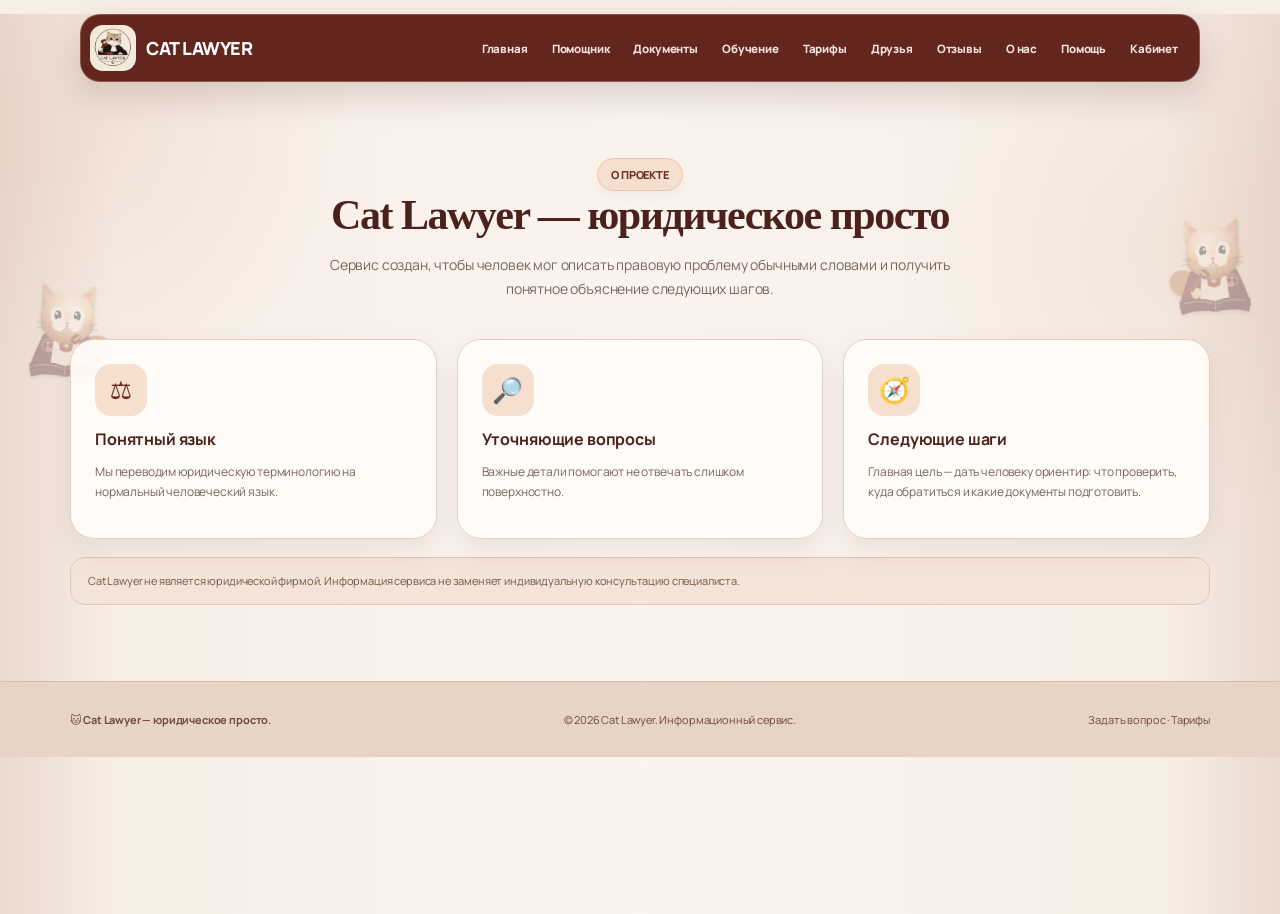
<file: about.html>
<!doctype html><html lang="ru"><head><meta charset="utf-8"><meta name="viewport" content="width=device-width,initial-scale=1"><title>О Cat Lawyer</title><link rel="stylesheet" href="/styles.css"></head><body><header class="wrap nav"><a class="brand" href="/"><img src="/assets/cat-lawyer-logo.svg" alt="Cat Lawyer"> CAT LAWYER</a><nav class="navlinks"><a href="/">Главная</a><a href="/assistant.html">Помощник</a><a href="/documents.html">Документы</a><a href="/learn.html">Обучение</a><a href="/pricing.html">Тарифы</a><a href="/friends.html">Друзья</a><a href="/reviews.html">Отзывы</a><a href="/about.html">О нас</a><a href="/help.html">Помощь</a><a href="/account.html">Кабинет</a></nav><button class="btn light menu-toggle" type="button" onclick="toggleMobileMenu()">Меню ☰</button></header><div id="mobileMenu" class="mobile-menu-panel"><a href="/">Главная</a><a href="/assistant.html">Помощник</a><a href="/documents.html">Документы</a><a href="/learn.html">Обучение</a><a href="/pricing.html">Тарифы</a><a href="/friends.html">Друзья</a><a href="/reviews.html">Отзывы</a><a href="/about.html">О нас</a><a href="/help.html">Помощь</a><a href="/account.html">Личный кабинет</a></div><main class="content"><section class="section"><div class="wrap"><div class="head"><span class="eyebrow">О ПРОЕКТЕ</span><h2>Cat Lawyer — юридическое просто</h2><p>Сервис создан, чтобы человек мог описать правовую проблему обычными словами и получить понятное объяснение следующих шагов.</p></div><div class="grid3"><article class="card"><div class="icon">⚖️</div><h3>Понятный язык</h3><p>Мы переводим юридическую терминологию на нормальный человеческий язык.</p></article><article class="card"><div class="icon">🔎</div><h3>Уточняющие вопросы</h3><p>Важные детали помогают не отвечать слишком поверхностно.</p></article><article class="card"><div class="icon">🧭</div><h3>Следующие шаги</h3><p>Главная цель — дать человеку ориентир: что проверить, куда обратиться и какие документы подготовить.</p></article></div><div class="notice">Cat Lawyer не является юридической фирмой. Информация сервиса не заменяет индивидуальную консультацию специалиста.</div></div></section></main><footer class="footer"><div class="wrap footer-inner"><b>🐱 Cat Lawyer — юридическое просто.</b><span>© 2026 Cat Lawyer. Информационный сервис.</span><span><a href="/assistant.html">Задать вопрос</a> · <a href="/pricing.html">Тарифы</a></span></div></footer><script>function toggleMobileMenu(){const m=document.getElementById('mobileMenu');if(m)m.classList.toggle('open')}document.addEventListener('click',e=>{const m=document.getElementById('mobileMenu');if(m&&m.classList.contains('open')&&!m.contains(e.target)&&!e.target.closest('.menu-toggle'))m.classList.remove('open')});</script></body></html>
</file>
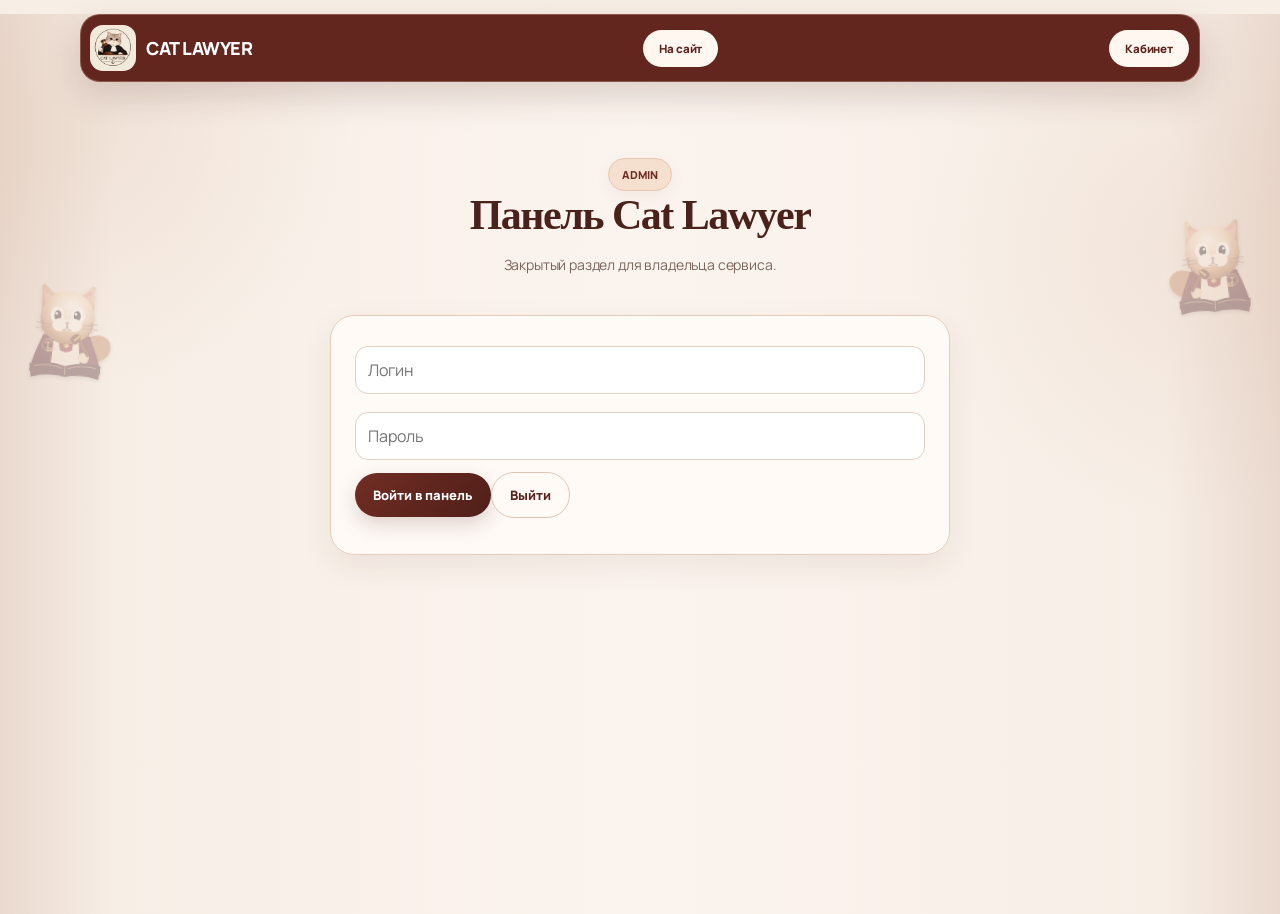
<file: admin.html>
<!doctype html><html lang="ru"><head><meta charset="utf-8"><meta name="viewport" content="width=device-width,initial-scale=1"><title>Админ-панель — Cat Lawyer</title><link rel="stylesheet" href="/styles.css"></head><body><header class="wrap nav"><a class="brand" href="/"><img src="/assets/cat-lawyer-logo.svg" alt="Cat Lawyer"> CAT LAWYER</a><a class="btn light" href="/">На сайт</a><a class="btn light" href="/account.html">Кабинет</a></header><main class="content"><section class="section"><div class="wrap"><div class="head"><span class="eyebrow">ADMIN</span><h2>Панель Cat Lawyer</h2><p>Закрытый раздел для владельца сервиса.</p></div><div class="form"><input id="login" placeholder="Логин"><input id="password" type="password" placeholder="Пароль"><button class="btn orange" id="load">Войти в панель</button><button class="btn light" id="logout">Выйти</button><p id="status" class="status"></p></div><div id="stats" class="grid3" style="margin-top:18px"></div><div class="form" id="reviews" style="margin-top:18px;display:none"></div></div></section></main><script>const $=id=>document.getElementById(id);async function load(){try{const lr=await fetch('/api/admin/login',{method:'POST',headers:{'content-type':'application/json'},credentials:'same-origin',body:JSON.stringify({login:$('login').value.trim(),password:$('password').value})});const ld=await lr.json();if(!lr.ok)throw Error(ld.error||'Доступ запрещён');const [s,r]=await Promise.all([fetch('/api/admin/stats',{credentials:'same-origin'}),fetch('/api/admin/reviews',{credentials:'same-origin'})]);const sd=await s.json(),rd=await r.json();if(!s.ok)throw Error(sd.error||'Доступ запрещён');$('stats').innerHTML='<article class="card"><h3>Пользователи</h3><div class="amount">'+sd.users+'</div></article><article class="card"><h3>Консультации</h3><div class="amount">'+sd.conversations+'</div></article><article class="card"><h3>Отзывы</h3><div class="amount">'+sd.reviews+'</div></article>';$('reviews').style.display='block';$('reviews').innerHTML='<h3>Модерация отзывов</h3>'+(rd.items||[]).map(x=>'<div class="history-item"><b>'+esc(x.name)+' · '+(x.approved?'опубликован':'скрыт')+'</b><p>'+esc(x.text)+'</p><button class="btn light" onclick="toggle(\''+x.id+'\','+(x.approved?0:1)+')">'+(x.approved?'Скрыть':'Опубликовать')+'</button> <button class="btn light" onclick="del(\''+x.id+'\')">Удалить</button></div>').join('');$('status').textContent='Панель загружена.'}catch(e){$('status').textContent=e.message}}async function logout(){await fetch('/api/admin/logout',{method:'POST',credentials:'same-origin'});$('stats').innerHTML='';$('reviews').style.display='none';$('status').textContent='Вы вышли из панели.'}$('logout').onclick=logout;function esc(s){return String(s||'').replace(/[&<>"']/g,c=>({'&':'&amp;','<':'&lt;','>':'&gt;','"':'&quot;',"'":'&#39;'}[c]))}async function toggle(id,approved){await fetch('/api/admin/reviews',{method:'POST',headers:{'content-type':'application/json'},credentials:'same-origin',body:JSON.stringify({id,approved})});load()}async function del(id){await fetch('/api/admin/reviews/delete',{method:'POST',headers:{'content-type':'application/json'},credentials:'same-origin',body:JSON.stringify({id})});load()}$('load').onclick=load;</script></body></html>
</file>
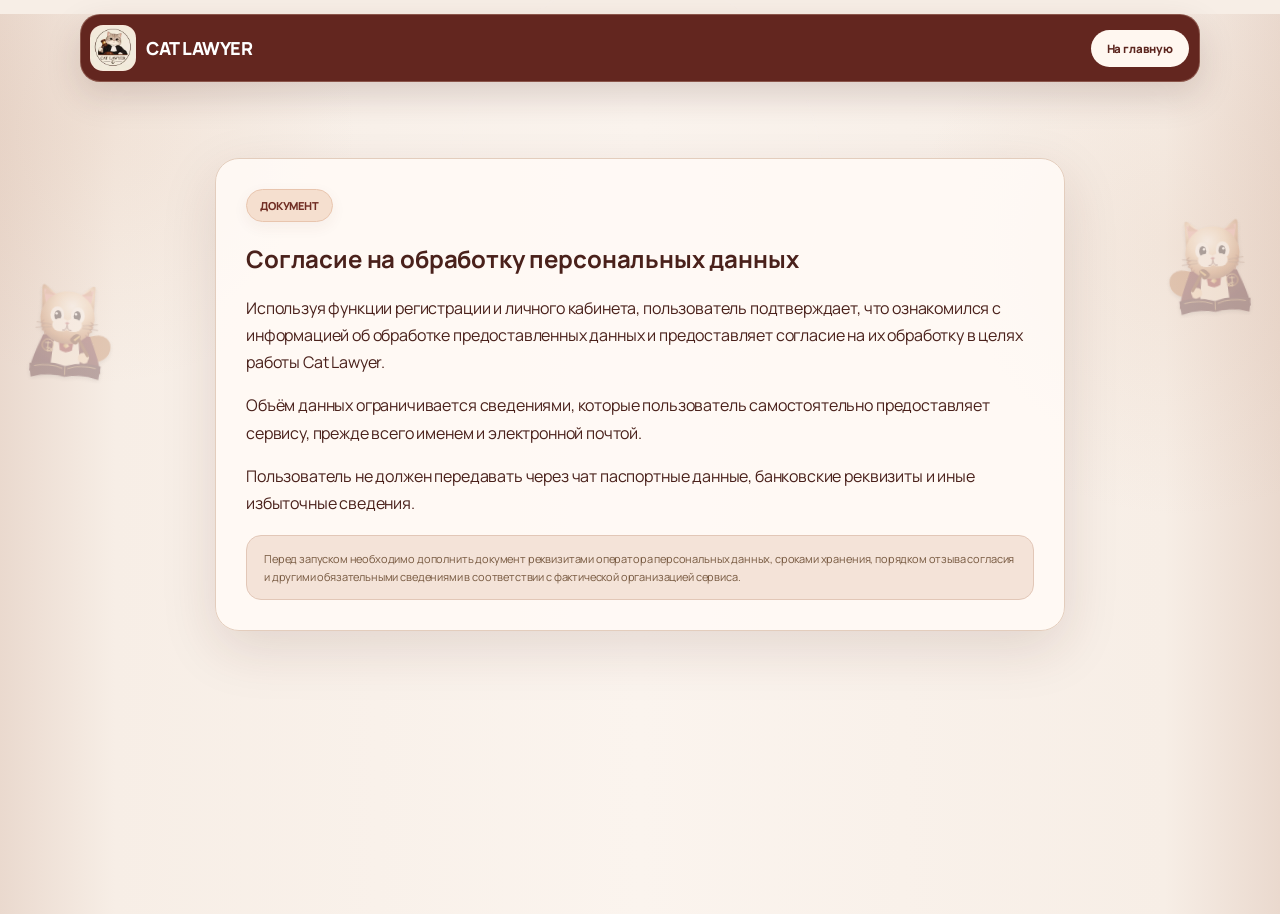
<file: consent.html>
<!doctype html><html lang="ru"><head><meta charset="utf-8"><meta name="viewport" content="width=device-width,initial-scale=1"><title>Согласие на обработку данных — Cat Lawyer</title><link rel="stylesheet" href="/styles.css"></head><body><header class="wrap nav"><a class="brand" href="/"><img src="/assets/cat-lawyer-logo.svg" alt="Cat Lawyer"> CAT LAWYER</a><a class="btn light" href="/">На главную</a></header><main class="content"><section class="section"><div class="wrap legal"><span class="eyebrow">ДОКУМЕНТ</span><h2>Согласие на обработку персональных данных</h2><p>Используя функции регистрации и личного кабинета, пользователь подтверждает, что ознакомился с информацией об обработке предоставленных данных и предоставляет согласие на их обработку в целях работы Cat Lawyer.</p><p>Объём данных ограничивается сведениями, которые пользователь самостоятельно предоставляет сервису, прежде всего именем и электронной почтой.</p><p>Пользователь не должен передавать через чат паспортные данные, банковские реквизиты и иные избыточные сведения.</p><div class="notice">Перед запуском необходимо дополнить документ реквизитами оператора персональных данных, сроками хранения, порядком отзыва согласия и другими обязательными сведениями в соответствии с фактической организацией сервиса.</div></div></section></main></body></html>
</file>
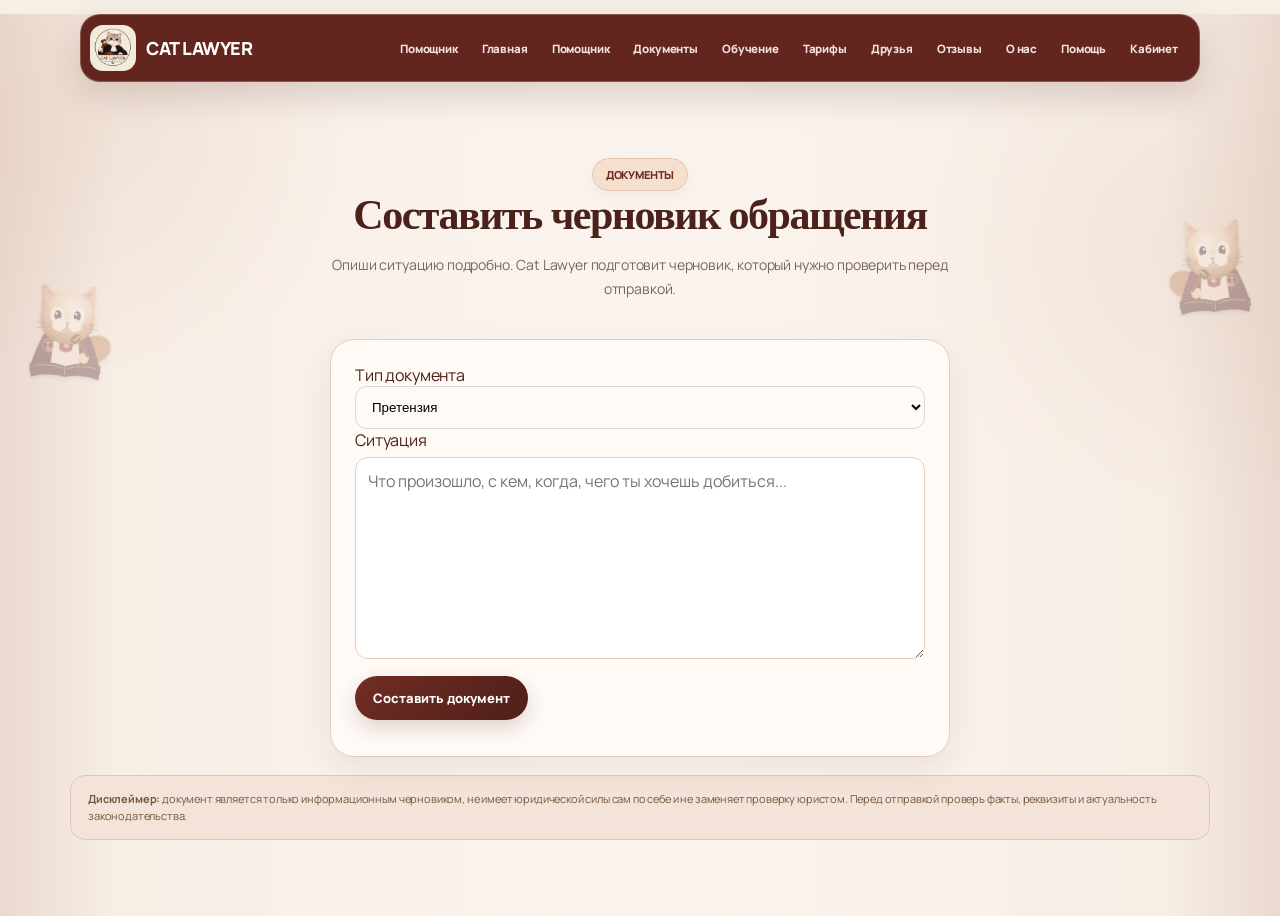
<file: documents.html>
<!doctype html><html lang="ru"><head><meta charset="utf-8"><meta name="viewport" content="width=device-width,initial-scale=1"><title>Документы — Cat Lawyer</title><link rel="stylesheet" href="/styles.css"></head><body><header class="wrap nav"><a class="brand" href="/"><img src="/assets/cat-lawyer-logo.svg" alt="Cat Lawyer"> CAT LAWYER</a><nav class="navlinks"><a href="/assistant.html">Помощник</a><a href="/">Главная</a><a href="/assistant.html">Помощник</a><a href="/documents.html">Документы</a><a href="/learn.html">Обучение</a><a href="/pricing.html">Тарифы</a><a href="/friends.html">Друзья</a><a href="/reviews.html">Отзывы</a><a href="/about.html">О нас</a><a href="/help.html">Помощь</a><a href="/account.html">Кабинет</a></nav><button class="btn light menu-toggle" type="button" onclick="toggleMobileMenu()">Меню ☰</button></header><div id="mobileMenu" class="mobile-menu-panel"><a href="/">Главная</a><a href="/assistant.html">Помощник</a><a href="/documents.html">Документы</a><a href="/learn.html">Обучение</a><a href="/pricing.html">Тарифы</a><a href="/account.html">Личный кабинет</a></div><main class="content"><section class="section"><div class="wrap"><div class="head"><span class="eyebrow">ДОКУМЕНТЫ</span><h2>Составить черновик обращения</h2><p>Опиши ситуацию подробно. Cat Lawyer подготовит черновик, который нужно проверить перед отправкой.</p></div><div class="form"><label>Тип документа</label><select id="type"><option>Претензия</option><option>Жалоба</option><option>Заявление</option><option>Обращение</option></select><label>Ситуация</label><textarea id="s" rows="8" placeholder="Что произошло, с кем, когда, чего ты хочешь добиться..."></textarea><button class="btn orange" id="go">Составить документ</button><p id="status" class="status"></p></div><div class="form" id="result" style="display:none;margin-top:18px"><h3 id="title"></h3><pre id="doc" style="white-space:pre-wrap;font:inherit;line-height:1.6"></pre><button class="btn light" id="copy">Скопировать текст</button></div><div class="notice"><b>Дисклеймер:</b> документ является только информационным черновиком, не имеет юридической силы сам по себе и не заменяет проверку юристом. Перед отправкой проверь факты, реквизиты и актуальность законодательства.</div></div></section></main><script>const $=id=>document.getElementById(id);const qp=new URLSearchParams(location.search).get('situation');if(qp)$('s').value=qp;$('go').onclick=async()=>{const situation=$('s').value.trim();if(situation.length<10){$('status').textContent='Опиши ситуацию подробнее.';return}$('go').disabled=true;$('status').textContent='Кот составляет документ…';try{const r=await fetch('/api/documents',{method:'POST',headers:{'content-type':'application/json'},credentials:'same-origin',body:JSON.stringify({type:$('type').value,situation})});const d=await r.json();if(!r.ok)throw Error(d.error||'Ошибка');$('title').textContent=d.type;$('doc').textContent=d.document;$('result').style.display='block';$('status').textContent='Черновик готов.'}catch(e){$('status').textContent=e.message}finally{$('go').disabled=false}};$('copy').onclick=async()=>{try{await navigator.clipboard.writeText($('doc').textContent);$('copy').textContent='Скопировано ✓'}catch(e){$('status').textContent='Не удалось скопировать автоматически. Выдели текст документа и скопируй вручную.'}setTimeout(()=>$('copy').textContent='Скопировать текст',1500)};function toggleMobileMenu(){document.getElementById('mobileMenu').classList.toggle('open')}</script></body></html>
</file>
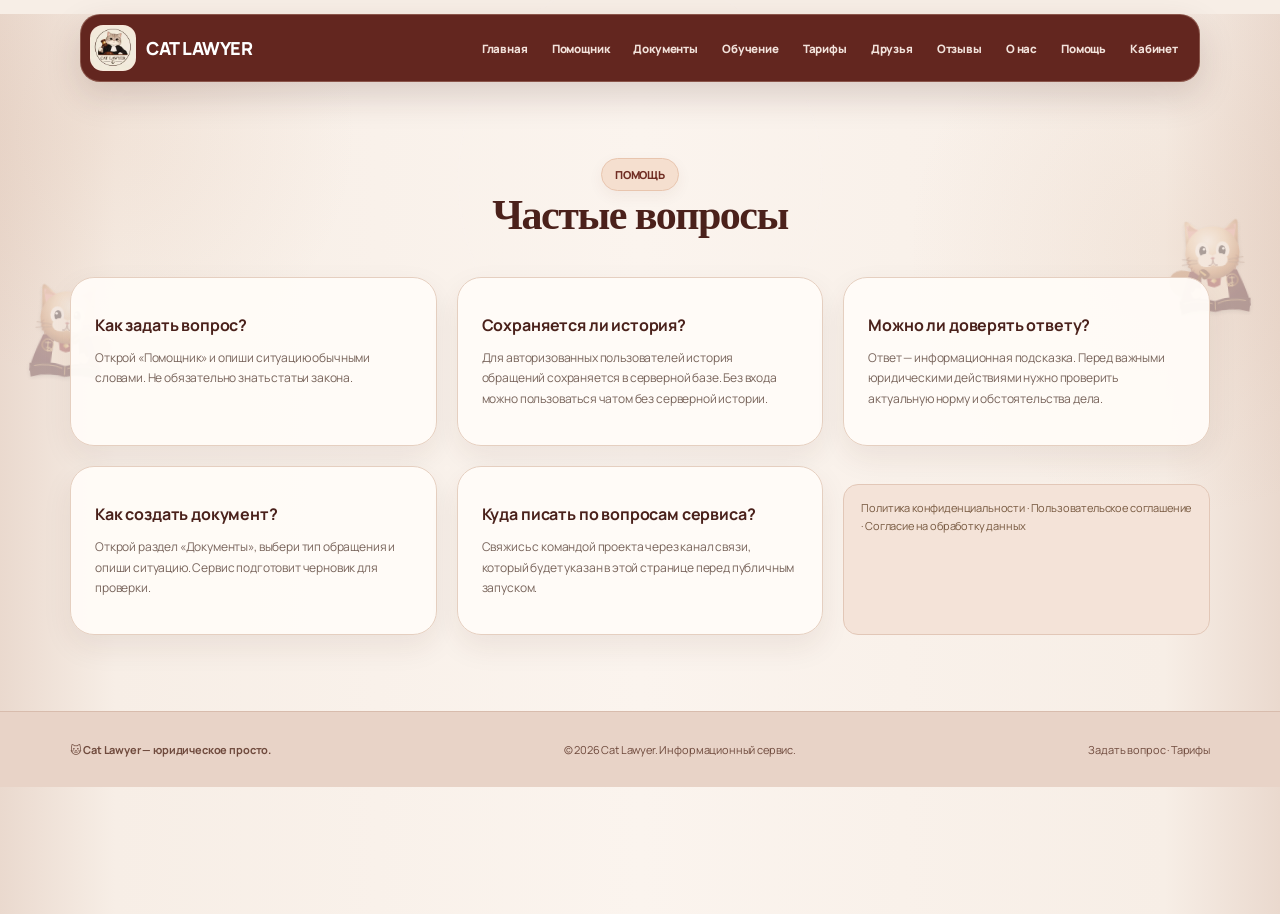
<file: help.html>
<!doctype html><html lang="ru"><head><meta charset="utf-8"><meta name="viewport" content="width=device-width,initial-scale=1"><title>Помощь — Cat Lawyer</title><link rel="stylesheet" href="/styles.css"></head><body><header class="wrap nav"><a class="brand" href="/"><img src="/assets/cat-lawyer-logo.svg" alt="Cat Lawyer"> CAT LAWYER</a><nav class="navlinks"><a href="/">Главная</a><a href="/assistant.html">Помощник</a><a href="/documents.html">Документы</a><a href="/learn.html">Обучение</a><a href="/pricing.html">Тарифы</a><a href="/friends.html">Друзья</a><a href="/reviews.html">Отзывы</a><a href="/about.html">О нас</a><a href="/help.html">Помощь</a><a href="/account.html">Кабинет</a></nav><button class="btn light menu-toggle" type="button" onclick="toggleMobileMenu()">Меню ☰</button></header><div id="mobileMenu" class="mobile-menu-panel"><a href="/">Главная</a><a href="/assistant.html">Помощник</a><a href="/documents.html">Документы</a><a href="/learn.html">Обучение</a><a href="/pricing.html">Тарифы</a><a href="/friends.html">Друзья</a><a href="/reviews.html">Отзывы</a><a href="/about.html">О нас</a><a href="/help.html">Помощь</a><a href="/account.html">Личный кабинет</a></div><main class="content"><section class="section"><div class="wrap"><div class="head"><span class="eyebrow">ПОМОЩЬ</span><h2>Частые вопросы</h2></div><div class="grid3"><article class="card"><h3>Как задать вопрос?</h3><p>Открой «Помощник» и опиши ситуацию обычными словами. Не обязательно знать статьи закона.</p></article><article class="card"><h3>Сохраняется ли история?</h3><p>Для авторизованных пользователей история обращений сохраняется в серверной базе. Без входа можно пользоваться чатом без серверной истории.</p></article><article class="card"><h3>Можно ли доверять ответу?</h3><p>Ответ — информационная подсказка. Перед важными юридическими действиями нужно проверить актуальную норму и обстоятельства дела.</p></article><article class="card"><h3>Как создать документ?</h3><p>Открой раздел «Документы», выбери тип обращения и опиши ситуацию. Сервис подготовит черновик для проверки.</p></article><article class="card"><h3>Куда писать по вопросам сервиса?</h3><p>Свяжись с командой проекта через канал связи, который будет указан в этой странице перед публичным запуском.</p></article><div class="notice" style="margin-top:18px"><a href="/privacy.html">Политика конфиденциальности</a> · <a href="/terms.html">Пользовательское соглашение</a> · <a href="/consent.html">Согласие на обработку данных</a></div></div></section></main><footer class="footer"><div class="wrap footer-inner"><b>🐱 Cat Lawyer — юридическое просто.</b><span>© 2026 Cat Lawyer. Информационный сервис.</span><span><a href="/assistant.html">Задать вопрос</a> · <a href="/pricing.html">Тарифы</a></span></div></footer><script>function toggleMobileMenu(){const m=document.getElementById('mobileMenu');if(m)m.classList.toggle('open')}document.addEventListener('click',e=>{const m=document.getElementById('mobileMenu');if(m&&m.classList.contains('open')&&!m.contains(e.target)&&!e.target.closest('.menu-toggle'))m.classList.remove('open')});</script></body></html>
</file>
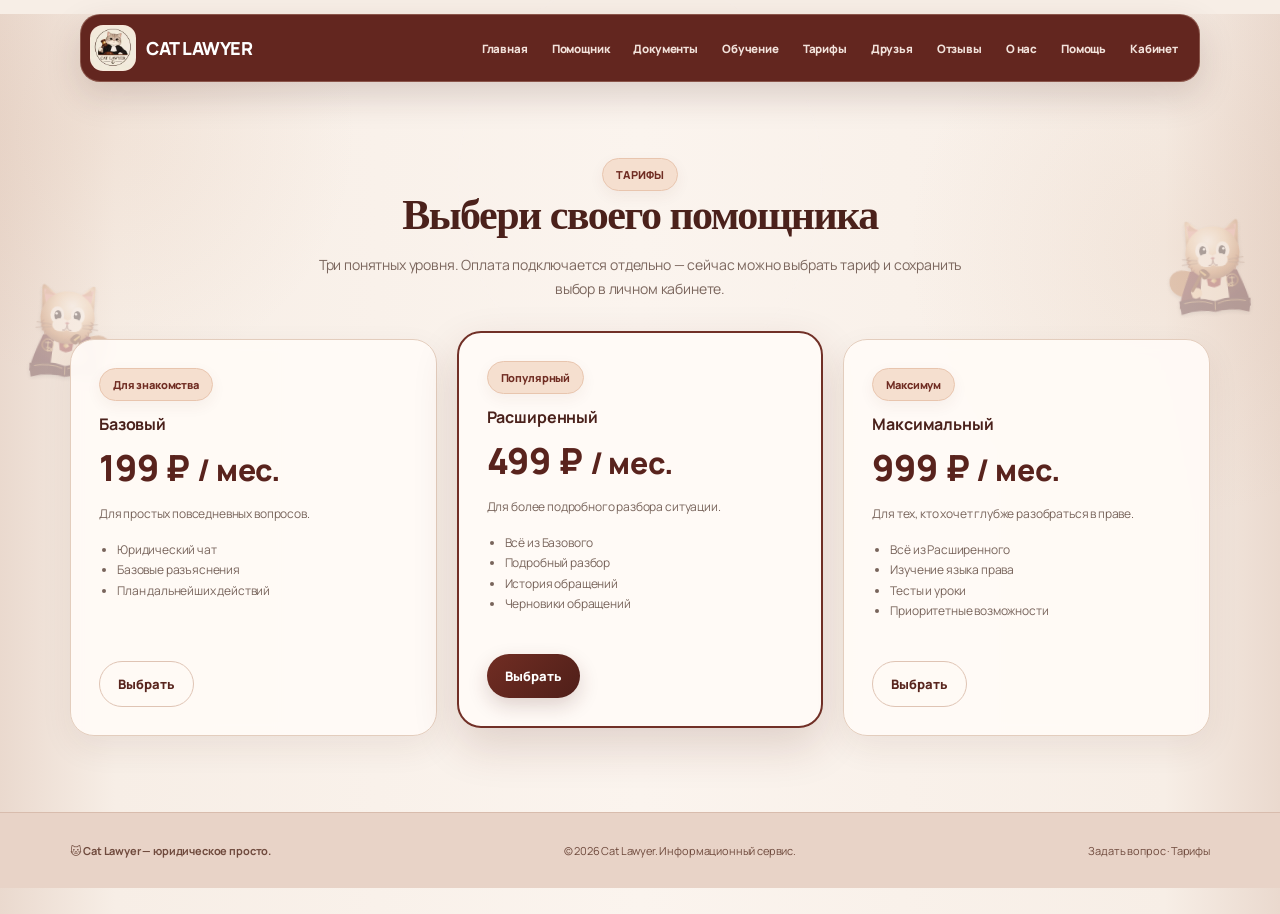
<file: pricing.html>
<!doctype html><html lang="ru"><head><meta charset="utf-8"><meta name="viewport" content="width=device-width,initial-scale=1"><title>Тарифы — Cat Lawyer</title><link rel="stylesheet" href="/styles.css"></head><body><header class="wrap nav"><a class="brand" href="/"><img src="/assets/cat-lawyer-logo.svg" alt="Cat Lawyer"> CAT LAWYER</a><nav class="navlinks"><a href="/">Главная</a><a href="/assistant.html">Помощник</a><a href="/documents.html">Документы</a><a href="/learn.html">Обучение</a><a href="/pricing.html">Тарифы</a><a href="/friends.html">Друзья</a><a href="/reviews.html">Отзывы</a><a href="/about.html">О нас</a><a href="/help.html">Помощь</a><a href="/account.html">Кабинет</a></nav><button class="btn light menu-toggle" type="button" onclick="toggleMobileMenu()">Меню ☰</button></header><div id="mobileMenu" class="mobile-menu-panel"><a href="/">Главная</a><a href="/assistant.html">Помощник</a><a href="/documents.html">Документы</a><a href="/learn.html">Обучение</a><a href="/pricing.html">Тарифы</a><a href="/friends.html">Друзья</a><a href="/reviews.html">Отзывы</a><a href="/about.html">О нас</a><a href="/help.html">Помощь</a><a href="/account.html">Личный кабинет</a></div><main class="content"><section class="section"><div class="wrap"><div class="head"><span class="eyebrow">ТАРИФЫ</span><h2>Выбери своего помощника</h2><p>Три понятных уровня. Оплата подключается отдельно — сейчас можно выбрать тариф и сохранить выбор в личном кабинете.</p></div><div class="grid3"><article class="card price"><span class="tag">Для знакомства</span><h3>Базовый</h3><div class="amount">199 ₽ <small>/ мес.</small></div><p>Для простых повседневных вопросов.</p><ul><li>Юридический чат</li><li>Базовые разъяснения</li><li>План дальнейших действий</li></ul><button class="btn light" onclick="pick('Базовый')">Выбрать</button></article><article class="card price popular"><span class="tag">Популярный</span><h3>Расширенный</h3><div class="amount">499 ₽ <small>/ мес.</small></div><p>Для более подробного разбора ситуации.</p><ul><li>Всё из Базового</li><li>Подробный разбор</li><li>История обращений</li><li>Черновики обращений</li></ul><button class="btn orange" onclick="pick('Расширенный')">Выбрать</button></article><article class="card price"><span class="tag">Максимум</span><h3>Максимальный</h3><div class="amount">999 ₽ <small>/ мес.</small></div><p>Для тех, кто хочет глубже разобраться в праве.</p><ul><li>Всё из Расширенного</li><li>Изучение языка права</li><li>Тесты и уроки</li><li>Приоритетные возможности</li></ul><button class="btn light" onclick="pick('Максимальный')">Выбрать</button></article></div></div></section></main><footer class="footer"><div class="wrap footer-inner"><b>🐱 Cat Lawyer — юридическое просто.</b><span>© 2026 Cat Lawyer. Информационный сервис.</span><span><a href="/assistant.html">Задать вопрос</a> · <a href="/pricing.html">Тарифы</a></span></div></footer><script>async function pick(p){localStorage.setItem('cl_plan',p);try{await fetch('/api/plan',{method:'POST',headers:{'content-type':'application/json'},credentials:'same-origin',body:JSON.stringify({plan:p})})}catch(e){}location.href='/account.html'}</script><script>function toggleMobileMenu(){const m=document.getElementById('mobileMenu');if(m)m.classList.toggle('open')}document.addEventListener('click',e=>{const m=document.getElementById('mobileMenu');if(m&&m.classList.contains('open')&&!m.contains(e.target)&&!e.target.closest('.menu-toggle'))m.classList.remove('open')});</script></body></html>
</file>
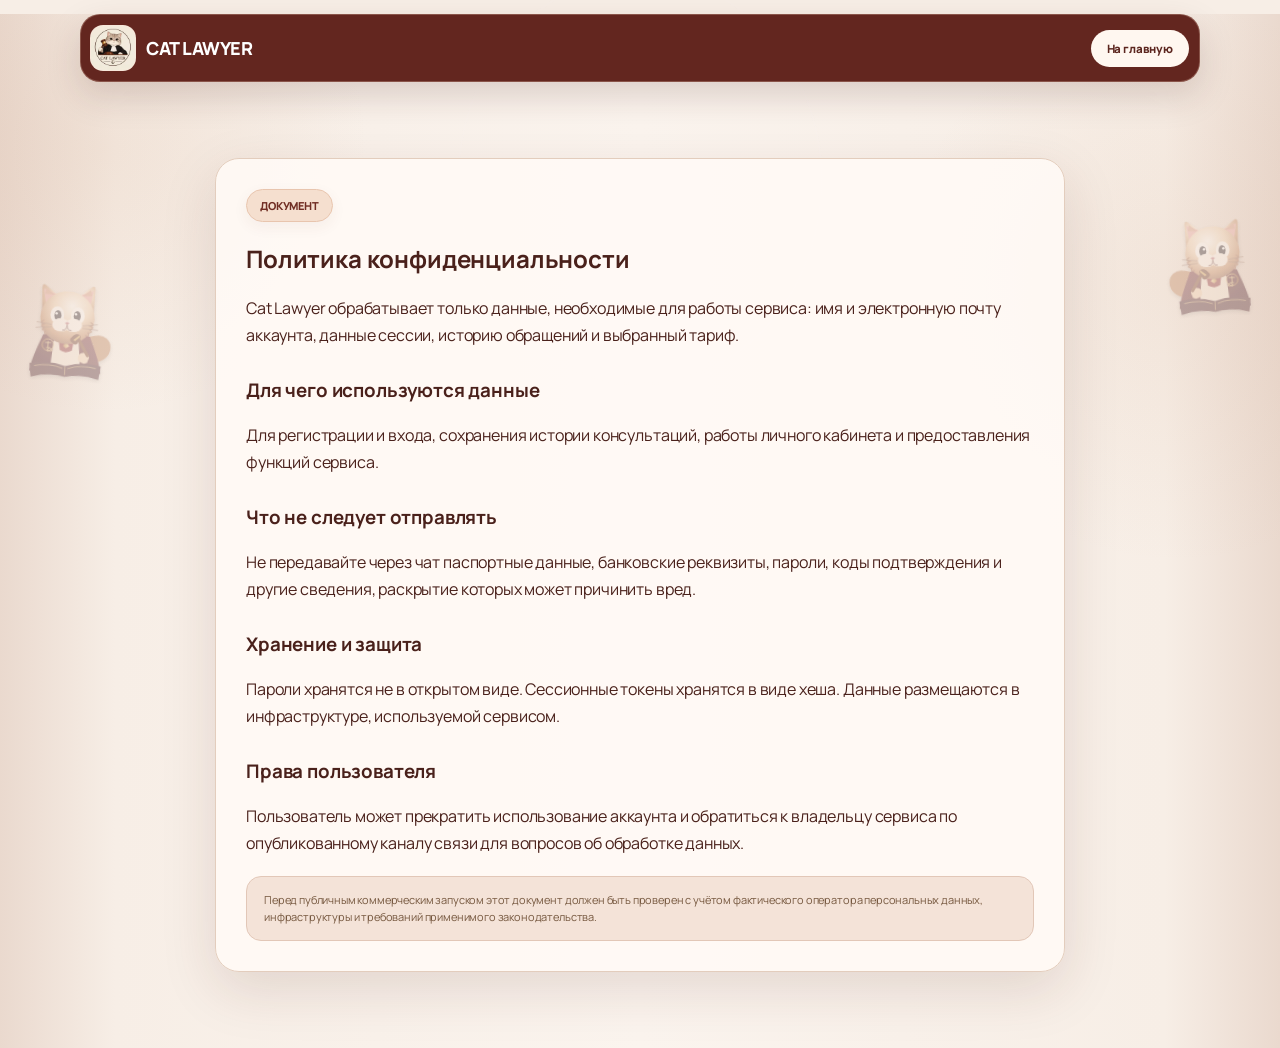
<file: privacy.html>
<!doctype html><html lang="ru"><head><meta charset="utf-8"><meta name="viewport" content="width=device-width,initial-scale=1"><title>Политика конфиденциальности — Cat Lawyer</title><link rel="stylesheet" href="/styles.css"></head><body><header class="wrap nav"><a class="brand" href="/"><img src="/assets/cat-lawyer-logo.svg" alt="Cat Lawyer"> CAT LAWYER</a><a class="btn light" href="/">На главную</a></header><main class="content"><section class="section"><div class="wrap legal"><span class="eyebrow">ДОКУМЕНТ</span><h2>Политика конфиденциальности</h2><p>Cat Lawyer обрабатывает только данные, необходимые для работы сервиса: имя и электронную почту аккаунта, данные сессии, историю обращений и выбранный тариф.</p><h3>Для чего используются данные</h3><p>Для регистрации и входа, сохранения истории консультаций, работы личного кабинета и предоставления функций сервиса.</p><h3>Что не следует отправлять</h3><p>Не передавайте через чат паспортные данные, банковские реквизиты, пароли, коды подтверждения и другие сведения, раскрытие которых может причинить вред.</p><h3>Хранение и защита</h3><p>Пароли хранятся не в открытом виде. Сессионные токены хранятся в виде хеша. Данные размещаются в инфраструктуре, используемой сервисом.</p><h3>Права пользователя</h3><p>Пользователь может прекратить использование аккаунта и обратиться к владельцу сервиса по опубликованному каналу связи для вопросов об обработке данных.</p><div class="notice">Перед публичным коммерческим запуском этот документ должен быть проверен с учётом фактического оператора персональных данных, инфраструктуры и требований применимого законодательства.</div></div></section></main></body></html>
</file>
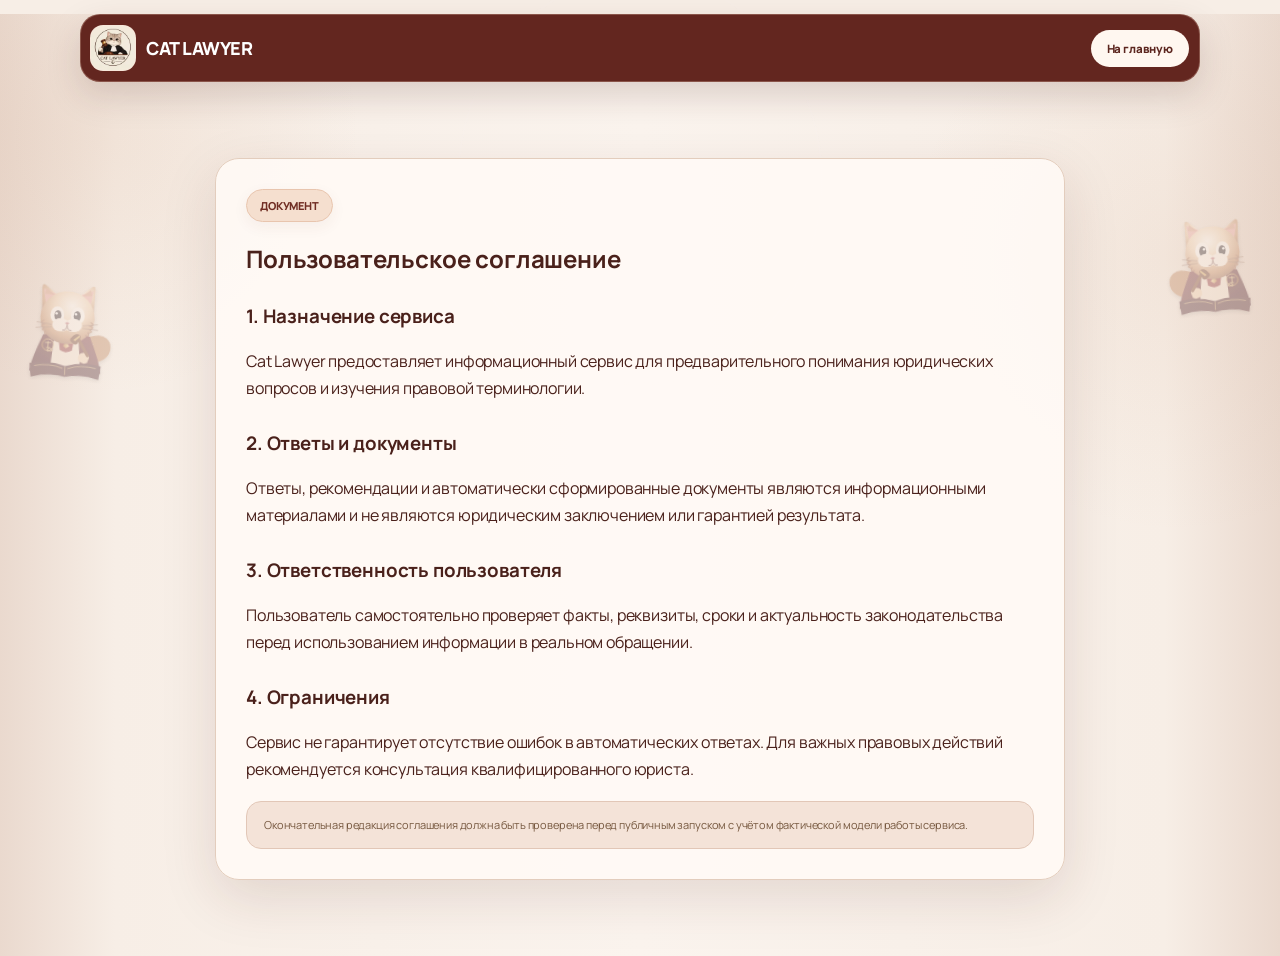
<file: terms.html>
<!doctype html><html lang="ru"><head><meta charset="utf-8"><meta name="viewport" content="width=device-width,initial-scale=1"><title>Пользовательское соглашение — Cat Lawyer</title><link rel="stylesheet" href="/styles.css"></head><body><header class="wrap nav"><a class="brand" href="/"><img src="/assets/cat-lawyer-logo.svg" alt="Cat Lawyer"> CAT LAWYER</a><a class="btn light" href="/">На главную</a></header><main class="content"><section class="section"><div class="wrap legal"><span class="eyebrow">ДОКУМЕНТ</span><h2>Пользовательское соглашение</h2><h3>1. Назначение сервиса</h3><p>Cat Lawyer предоставляет информационный сервис для предварительного понимания юридических вопросов и изучения правовой терминологии.</p><h3>2. Ответы и документы</h3><p>Ответы, рекомендации и автоматически сформированные документы являются информационными материалами и не являются юридическим заключением или гарантией результата.</p><h3>3. Ответственность пользователя</h3><p>Пользователь самостоятельно проверяет факты, реквизиты, сроки и актуальность законодательства перед использованием информации в реальном обращении.</p><h3>4. Ограничения</h3><p>Сервис не гарантирует отсутствие ошибок в автоматических ответах. Для важных правовых действий рекомендуется консультация квалифицированного юриста.</p><div class="notice">Окончательная редакция соглашения должна быть проверена перед публичным запуском с учётом фактической модели работы сервиса.</div></div></section></main></body></html>
</file>
<file: styles.css>
@import url('https://fonts.googleapis.com/css2?family=Manrope:wght@400;500;600;700;800&display=swap');:root{--ink:#321b19;--muted:#76645e;--cream:#f7eee6;--paper:#fffaf6;--accent:#5b201d;--accent2:#8b4038;--line:#e8d8cc;--soft:#f1e2d7;--shadow:0 18px 55px #52351b12}*{box-sizing:border-box}body{margin:0;background:linear-gradient(90deg,#ead9ce,#f7eee6 8%,#f7eee6 92%,#ead9ce);color:var(--ink);font-family:Manrope,system-ui,sans-serif}a{text-decoration:none;color:inherit}button,input,textarea{font:inherit}.wrap{width:min(1120px,calc(100% - 40px));margin:auto}.nav{height:78px;display:flex;align-items:center;justify-content:space-between;gap:20px}.brand{display:flex;align-items:center;gap:10px;font-weight:800}.brand img{width:46px;height:46px;border-radius:14px}.navlinks{display:flex;gap:20px;align-items:center;flex-wrap:wrap}.navlinks a{font-size:12px;font-weight:800;color:var(--accent)}.btn{border:0;border-radius:14px;padding:13px 18px;background:var(--ink);color:#fff;font-weight:800;font-size:13px;cursor:pointer}.btn.orange{background:var(--accent)}.btn.light{background:#fff;color:var(--ink);border:1px solid var(--line)}.hero{padding:70px 0;min-height:520px;display:grid;grid-template-columns:1.1fr .9fr;gap:50px;align-items:center}.eyebrow,.tag{display:inline-block;background:var(--soft);color:var(--accent);border-radius:99px;padding:8px 13px;font-size:11px;font-weight:800}.hero h1{font-size:clamp(42px,6vw,68px);line-height:1.03;letter-spacing:-3px;margin:18px 0}.hero h1 span{color:var(--accent)}.lead{font-size:16px;line-height:1.8;color:var(--muted);max-width:600px}.actions{display:flex;gap:10px;flex-wrap:wrap;margin-top:26px}.art{position:relative;display:grid;place-items:center;min-height:390px}.blob{position:absolute;width:350px;height:350px;background:#ffe5ce;border-radius:48% 52% 54% 46%;transform:rotate(-12deg)}.hero-logo{position:relative;width:270px;height:270px;border-radius:50%;background:#fff;padding:10px;box-shadow:var(--shadow);z-index:2}.hero-logo img{width:100%;height:100%;object-fit:contain}.section{padding:72px 0}.white{background:#fff}.head{text-align:center;max-width:680px;margin:0 auto 34px}.head h2{font-size:clamp(28px,4vw,42px);letter-spacing:-1.5px;margin:0 0 10px}.head p{color:var(--muted);font-size:14px;line-height:1.7}.grid3{display:grid;grid-template-columns:repeat(3,1fr);gap:16px}.card{background:#fff;border:1px solid var(--line);border-radius:22px;padding:24px;box-shadow:0 8px 25px #4d2a1b0c}.card h3{font-size:16px;margin:12px 0 8px}.card p,.card li{font-size:12px;line-height:1.7;color:var(--muted)}.icon{width:52px;height:52px;border-radius:16px;background:var(--soft);display:grid;place-items:center;font-size:25px}.price .amount{font-size:36px;font-weight:800;margin:8px 0}.price ul{padding-left:18px;min-height:105px}.price.popular{border:2px solid var(--accent);transform:translateY(-8px)}.chat{max-width:820px;margin:auto;background:#fff;border:1px solid var(--line);border-radius:25px;overflow:hidden;box-shadow:var(--shadow)}.chat-head{padding:16px 20px;border-bottom:1px solid var(--line);display:flex;gap:12px;align-items:center}.chat-head img{width:44px;height:44px;border-radius:13px}.chat-head small{display:block;color:#43856c;margin-top:3px}.chat-head #newChat{margin-left:auto;white-space:nowrap;padding:10px 13px}.messages{padding:22px;min-height:300px;max-height:450px;overflow:auto;background:#fffdfa}.msg{max-width:82%;padding:13px 15px;border-radius:17px;margin:9px 0;font-size:13px;line-height:1.65;white-space:pre-wrap}.bot{background:#fff0e3;border-bottom-left-radius:5px}.user{background:#29231f;color:#fff;margin-left:auto;border-bottom-right-radius:5px}.chat-form{display:flex;gap:10px;padding:15px;border-top:1px solid var(--line)}textarea,input{border:1px solid var(--line);border-radius:13px;padding:12px;background:#fff;outline:none}textarea{resize:vertical;flex:1}.form{max-width:620px;margin:auto;background:#fff;border:1px solid var(--line);border-radius:22px;padding:24px}.form input,.form textarea{width:100%;margin:6px 0 12px}.status{font-size:12px;color:var(--muted);line-height:1.6}.side-cats{position:fixed;top:105px;bottom:20px;width:150px;display:flex;flex-direction:column;justify-content:space-around;pointer-events:none;z-index:0}.side-cats img{width:95px;opacity:.55;filter:drop-shadow(0 8px 8px #4d2a1b12)}.side-cats.left{left:0;align-items:flex-start}.side-cats.right{right:0;align-items:flex-end}.side-cats img:nth-child(2){width:70px;opacity:.38}.side-cats img:nth-child(3){width:110px;opacity:.3}.content{position:relative;z-index:1}.footer{padding:30px 0;border-top:1px solid var(--line);background:#efe0d5;color:#6f4a3d;font-size:11px}.footer-inner{display:flex;justify-content:space-between;gap:15px;flex-wrap:wrap}.notice{padding:14px 17px;border-radius:15px;background:#f5e8df;border:1px solid #e5d0c4;color:#76583f;font-size:11px;line-height:1.6;margin-top:18px}.animal{overflow:hidden}.animal img{width:100%;height:170px;object-fit:cover;border-radius:15px}.review{margin-bottom:12px;padding:15px 0;border-bottom:1px solid var(--line)}.mobile-menu{display:none}.menu-toggle{display:none}.mobile-menu-panel{display:none}@media(max-width:800px){.navlinks{display:none}.menu-toggle{display:block}.mobile-menu-panel{display:none;position:fixed;top:70px;left:14px;right:14px;background:#fffaf6;border:1px solid var(--line);border-radius:18px;padding:10px;box-shadow:var(--shadow);z-index:20}.mobile-menu-panel.open{display:block}.mobile-menu-panel a{display:block;padding:12px;color:var(--ink);font-weight:800;font-size:13px;border-radius:10px}.mobile-menu-panel a:hover{background:var(--soft)}.hero{grid-template-columns:1fr;padding:45px 0}.grid3{grid-template-columns:1fr}.price.popular{transform:none}.side-cats{display:none}.wrap{width:min(100% - 28px,1120px)}.hero-logo{width:230px;height:230px}.art{min-height:280px}.chat-form{flex-direction:column}.chat-head #newChat{font-size:11px;padding:9px 11px}}
.history-list{display:grid;gap:10px;margin-top:12px}.history-item{padding:12px 14px;border:1px solid rgba(90,55,45,.12);border-radius:14px;background:rgba(255,255,255,.58)}.history-item b{display:block;line-height:1.4}.history-item p{margin:7px 0;color:#5f514b;font-size:.94rem;line-height:1.5;white-space:pre-wrap}.history-item small{color:#8b7b72;font-size:.78rem}.history-list:empty{display:none}
.legal{max-width:850px}.legal h3{margin-top:28px}.legal p{line-height:1.7}.review-stars{letter-spacing:2px;margin:5px 0 8px}.form select,.form input,.form textarea{width:100%;box-sizing:border-box}.form select{padding:12px;border:1px solid rgba(90,55,45,.18);border-radius:12px;background:#fffaf6}.history-item+.history-item{margin-top:10px}
/* Cat Lawyer visual refresh */
:root{--ink:#4b241b;--muted:#765d54;--cream:#f7e9dd;--paper:#fffaf5;--accent:#64271d;--accent2:#8b4b3b;--line:#e5cfc0;--soft:#f5ddca;--brown:#5d261d;--brown2:#7a3528;--gold:#d99a62;--shadow:0 18px 55px rgba(74,34,22,.13)}
html{background:#f3e3d7}
body{min-height:100vh;overflow-x:hidden;background:radial-gradient(circle at 7% 13%,rgba(185,126,89,.14) 0 7px,transparent 8px),radial-gradient(circle at 93% 20%,rgba(185,126,89,.12) 0 8px,transparent 9px),linear-gradient(90deg,#ead6c8 0,#f8eee7 8%,#fbf3ec 50%,#f8eee7 92%,#ead6c8 100%)}
body:before{content:"";position:fixed;inset:0;pointer-events:none;opacity:.22;z-index:0;background-image:radial-gradient(ellipse at 50% 20%,transparent 0 180px,rgba(255,255,255,.24) 181px 182px,transparent 183px)}
.nav{position:relative;z-index:10;width:min(1200px,calc(100% - 36px));height:72px;margin:18px auto 0;padding:7px 14px 7px 12px;background:linear-gradient(135deg,#6b2b20,#4c1f18);border:1px solid rgba(255,221,201,.25);border-radius:23px;box-shadow:0 12px 35px rgba(70,28,20,.2)}
.nav .brand{color:#fff8f2!important;font-size:20px;letter-spacing:-.7px}.nav .brand img,.nav .brand-mark{width:48px;height:48px;border-radius:15px;background:#f7e7da}.navlinks{gap:7px}.navlinks a{color:#fff4ed!important;padding:11px 12px;border-radius:999px;transition:.18s;font-size:12px!important}.navlinks a:hover{background:rgba(255,255,255,.12);transform:translateY(-1px)}
.nav>.btn.light{background:#fff6ef;color:#54251d;border:0;border-radius:999px;white-space:nowrap}.menu-toggle{background:#fff6ef!important;color:#54251d!important;border:0!important}
.content{position:relative;z-index:1}.section{padding:76px 0}.head{margin-bottom:38px}.eyebrow,.tag{background:#f8dcbf;color:#6c2c20;border:1px solid #ecc5a5;box-shadow:0 4px 12px rgba(113,55,33,.07)}
.head h2,.section-head h2{color:#4c241b}.head p,.section-head p{color:#795f55}.grid3,.friend-grid,.review-grid{gap:20px}.card,.tile,.price,.friend-card,.review-card,.form,.chat{border:1px solid #e5cfc0;background:rgba(255,251,247,.96);box-shadow:0 12px 30px rgba(77,35,23,.08);border-radius:24px}.card:hover,.tile:hover,.price:hover,.friend-card:hover,.review-card:hover{transform:translateY(-3px);box-shadow:0 18px 38px rgba(77,35,23,.12);transition:.2s}.price{padding:28px}.price.popular{border:2px solid #6a2b20;box-shadow:0 18px 45px rgba(84,29,20,.16)}.amount{color:#4d2018}.price .btn{border-radius:999px}.price.popular .btn,.btn.orange{background:linear-gradient(135deg,#6d2a1f,#4c1e17);box-shadow:0 8px 20px rgba(76,30,23,.18)}.btn{border-radius:999px}.btn.light{background:#fffaf5;border-color:#dcbbaa;color:#51251d}.icon,.tile .ico{background:#f5dfce;color:#6b2b20}
.side-cats{position:fixed;top:88px;bottom:0;width:205px;display:flex;flex-direction:column;justify-content:space-around;pointer-events:none;z-index:0}.side-cats img{width:145px!important;opacity:.86!important;filter:drop-shadow(0 14px 12px rgba(77,35,23,.13))}.side-cats.left{left:0;align-items:flex-start}.side-cats.right{right:0;align-items:flex-end}.side-cats img:nth-child(1){transform:translate(-12px,0) rotate(-4deg)}.side-cats img:nth-child(2){width:108px!important;transform:translate(8px,0) rotate(5deg);opacity:.68!important}.side-cats img:nth-child(3){width:125px!important;transform:translate(-2px,0) rotate(-7deg);opacity:.58!important}.side-cats.right img:nth-child(1){transform:translate(12px,0) scaleX(-1) rotate(-4deg)}.side-cats.right img:nth-child(2){transform:translate(-8px,0) scaleX(-1) rotate(5deg)}.side-cats.right img:nth-child(3){transform:translate(2px,0) scaleX(-1) rotate(-7deg)}
.chat{box-shadow:0 22px 55px rgba(74,34,22,.14)}.chat-head,.chat-top{background:linear-gradient(180deg,#fffaf6,#f9eee6)}.messages,.chat-body{background:#fffaf6}.bot{background:#f7e4d4}.user{background:#57231b}.notice,.disclaimer{background:#f5e3d7;border-color:#e3c7b7}.footer{background:#e7d0c3;border-top:1px solid #d5b9a9}.brown-section{background:linear-gradient(135deg,#5a251d,#73352a);margin-top:20px}.brown-section .section-head h2{color:#fff8f2}.brown-section .section-head p{color:#ead9d0}.brown-section .friend-card{background:#fff8f1}
.friends-band{position:relative;overflow:hidden;background:linear-gradient(135deg,#5a251d 0,#6f3025 60%,#522118 100%);color:#fff7f0;margin-top:10px;padding-top:86px;padding-bottom:90px}.friends-band:before,.friends-band:after{content:"🐾";position:absolute;font-size:80px;opacity:.12;transform:rotate(-15deg)}.friends-band:before{left:4%;top:22px}.friends-band:after{right:5%;bottom:15px;transform:rotate(15deg)}.friends-band .head h2{color:#fff8f2}.friends-band .head p{color:#ead8cf}.friends-band .animal{background:#fff8f1}.animal img,.friend-photo{height:185px;object-fit:cover;border-radius:17px}.animal .btn{width:100%;text-align:center}
.paw-rail{opacity:.36!important;width:120px}.paw-rail span{color:#9a6047}.paw-rail span:nth-child(3n){font-size:40px}
.mobile-menu-panel{top:82px!important;background:#fff8f2!important;border-color:#ddc1b1!important}.mobile-menu-panel a{color:#51251d!important}.mobile-menu-panel a:hover{background:#f2ddcf!important}
.legal{background:rgba(255,250,246,.82);padding:30px;border-radius:24px;border:1px solid var(--line);box-shadow:var(--shadow)}
@media(max-width:800px){.nav{width:calc(100% - 20px);margin-top:10px;height:64px;border-radius:19px}.nav .brand{font-size:16px}.nav .brand img,.nav .brand-mark{width:42px;height:42px}.side-cats{display:none}.section{padding:54px 0}.head h2{font-size:31px}.card,.tile,.price,.form{padding:21px}.friends-band{padding-top:62px;padding-bottom:64px}.paw-rail{display:none}}

.learn-cat{width:150px;height:150px;margin:0 auto 12px;display:grid;place-items:center;animation:catFloat 2.8s ease-in-out infinite}.learn-cat img{width:100%;height:100%;object-fit:contain;filter:drop-shadow(0 12px 10px rgba(77,35,23,.13));transition:.25s}.learn-cat.happy img{transform:translateY(-8px) rotate(-4deg) scale(1.04);filter:drop-shadow(0 16px 12px rgba(91,35,24,.18))}.learn-cat.sad img{transform:translateY(5px) rotate(5deg) scale(.97);filter:grayscale(.18) drop-shadow(0 8px 8px rgba(77,35,23,.12))}@keyframes catFloat{0%,100%{transform:translateY(0)}50%{transform:translateY(-5px)}}

/* Premium cat illustrations + learning quiz */
.nav .brand img{display:none}
.nav .brand:before{content:"";display:block;width:48px;height:48px;flex:0 0 48px;background:url('/assets/menu-cat.svg') center/contain no-repeat;border-radius:15px;filter:drop-shadow(0 4px 5px rgba(60,25,18,.18))}
.learn-page{position:relative;overflow:visible}
.learn-page .wrap{position:relative}
.learn-page .head{position:relative;z-index:2}
.learn-sleeping-cat{position:absolute;right:-110px;top:55px;width:290px;opacity:.95;z-index:0;filter:drop-shadow(0 15px 14px rgba(77,35,23,.12))}
.learn-quiz{position:relative;z-index:2;max-width:900px!important;padding:30px 34px!important;background:rgba(255,250,245,.97)!important;box-shadow:0 22px 55px rgba(74,34,22,.14)!important}
.learn-cat{width:230px!important;height:230px!important;margin:0 auto 2px!important}
.learn-cat img{object-fit:contain!important}
.learn-quiz #progressText{display:inline-block;background:#f4d8c0;color:#63291f;padding:8px 14px;border-radius:999px}
.learn-quiz #question{font-family:Georgia,serif;font-size:32px;color:#4b241b;margin:20px 0 8px}
.quiz-answers{display:grid;gap:12px;max-width:650px;margin:20px auto 4px}
.quiz-answer{width:100%;min-height:58px;border:2px solid #e6c8b4;border-radius:18px;background:linear-gradient(180deg,#fffdf9,#fff5ed);color:#4d241c;font-weight:800;font-size:15px;display:flex;align-items:center;gap:16px;padding:12px 18px;text-align:left;cursor:pointer;box-shadow:0 6px 16px rgba(77,35,23,.06);transition:.18s}
.quiz-answer:hover{transform:translateY(-2px);border-color:#a9664f;box-shadow:0 10px 22px rgba(77,35,23,.1);background:#fffaf5}
.quiz-answer:disabled{cursor:default;opacity:.75;transform:none}
.answer-icon{width:38px;height:38px;display:grid;place-items:center;flex:0 0 38px;border-radius:12px;background:#f4ddca;font-size:20px}
.learn-quiz #next{margin-top:16px!important;padding:12px 24px}
@media(max-width:1050px){.learn-sleeping-cat{right:-45px;width:220px;opacity:.65}.learn-quiz{max-width:820px!important}}
@media(max-width:800px){.nav .brand:before{width:42px;height:42px;flex-basis:42px}.learn-sleeping-cat{display:none}.learn-quiz{padding:24px 16px!important}.learn-cat{width:190px!important;height:190px!important}.learn-quiz #question{font-size:26px}.quiz-answer{font-size:14px;min-height:54px}}

/* Final navigation cleanup */
.nav .brand img{display:block!important}
.nav .brand:before{display:none!important;content:none!important}
.paw-rail,.side-cats{display:none!important}

/* Cat Lawyer premium homepage */
body{background:#f7eee6}
.nav{margin-top:14px;height:64px;padding:0 10px 0 8px;background:rgba(91,32,29,.98);border-radius:20px;box-shadow:0 12px 32px rgba(75,31,22,.18);position:relative;z-index:10}
.nav .brand{color:#fff!important}
.nav .brand-mark{width:44px;height:44px;border-radius:13px;background:#fff8f1;border:2px solid rgba(255,255,255,.65)}
.nav .brand-mark img{object-fit:cover}
.navlinks a{color:#fff1e9!important;opacity:.92}
.navlinks a:hover{opacity:1}
.hero{min-height:575px;padding:58px 0 72px;position:relative}
.hero h1{font-weight:800}
.hero .lead{font-size:15px;max-width:560px}
.hero-art{min-height:455px}
.hero-art .blob{width:420px;height:420px;background:linear-gradient(145deg,#ffe6cf,#f3cdb4);box-shadow:0 25px 65px rgba(94,48,31,.1)}
.hero-ring{position:absolute;border:2px solid rgba(153,83,56,.18);border-radius:50%;z-index:0}
.ring-one{width:455px;height:455px}
.ring-two{width:355px;height:355px;border-style:dashed;transform:rotate(17deg)}
.hero-doodle{position:absolute;color:#9b5a43;font-size:30px;font-weight:800;z-index:2}
.doodle-one{top:48px;right:68px}
.doodle-two{bottom:72px;left:48px;font-size:25px}
.hero-cat{width:340px!important;height:400px!important;border-radius:42% 42% 48% 48%!important;background:transparent!important;border:0!important;box-shadow:none!important;overflow:visible!important}
.hero-cat img{object-fit:contain!important;filter:drop-shadow(0 22px 20px rgba(67,35,26,.2));transform:translateY(9px)}
.float{font-size:11px;padding:12px 15px;border-radius:14px}
.float.one{top:72px;left:2px}
.float.two{bottom:78px;right:0}
.steps{gap:18px}
.process-card{position:relative;min-height:235px;padding:27px!important;overflow:hidden}
.process-card:after{content:"";position:absolute;width:95px;height:95px;border-radius:50%;right:-35px;bottom:-35px;background:#f7e4d6}
.step-no{position:absolute;right:20px;top:20px;font-size:12px;font-weight:800;color:#b18a79;letter-spacing:1px}
.process-card .ico{width:50px;height:50px}
.process-card h3{font-size:18px;margin-top:20px}
.process-card p{max-width:270px}
.card-link{display:inline-block;margin-top:18px;font-size:11px;font-weight:800;color:#7a3228}
.trust-strip{background:#fffaf6;border-top:1px solid #ead9ce;border-bottom:1px solid #ead9ce}
.trust-inner{min-height:92px;display:flex;align-items:center;justify-content:center;gap:48px}
.trust-inner div{display:flex;flex-direction:column;gap:4px;text-align:center}
.trust-inner b{font-size:13px;color:#5b201d}
.trust-inner span{font-size:10px;color:#90766c}
.trust-inner i{height:34px;width:1px;background:#ead9ce}
#chat .section-head .eyebrow{margin-bottom:13px}
#chat .chat-shell{box-shadow:0 18px 55px rgba(79,40,27,.1)}
@media(max-width:760px){
 .nav{margin-top:8px;height:60px;border-radius:16px}
 .hero{min-height:auto;padding:42px 0 55px}
 .hero-art{min-height:330px}
 .hero-art .blob{width:290px;height:290px}
 .ring-one{width:315px;height:315px}.ring-two{width:265px;height:265px}
 .hero-cat{width:245px!important;height:300px!important}
 .doodle-one{top:20px;right:25px}.doodle-two{bottom:38px;left:18px}
 .trust-inner{gap:13px;padding:18px 0}.trust-inner span{font-size:9px}.trust-inner b{font-size:11px}
}

/* Premium refinement v2 — restrained, editorial, no cartoon decoration */
body{background:linear-gradient(90deg,#eadbd1 0,#f7eee7 8%,#f7eee7 92%,#eadbd1 100%)}
.nav{max-width:1120px!important}
.hero{padding-top:72px;padding-bottom:86px}
.hero-art{min-height:500px}
.hero-halo{position:absolute;width:410px;height:410px;border-radius:50%;background:radial-gradient(circle at 50% 45%,#fff9f3 0,#f9dfc9 58%,#efc7ad 100%);box-shadow:0 24px 70px rgba(91,45,31,.12)}
.hero-orbit{position:absolute;width:455px;height:455px;border:1px solid rgba(119,65,47,.16);border-radius:50%}
.hero-cat{width:330px!important;height:330px!important;aspect-ratio:1;border-radius:50%!important;overflow:hidden!important;background:#fff!important;border:10px solid #fff!important;box-shadow:0 28px 70px rgba(76,37,26,.2)!important}
.hero-cat img{width:100%!important;height:100%!important;object-fit:cover!important;filter:none!important;transform:none!important}
.hero-doodle{display:none!important}
.float{letter-spacing:.7px;font-size:9px;padding:11px 14px;border-radius:12px;color:#5b201d;box-shadow:0 12px 35px rgba(75,35,25,.11)}
.float.one{top:86px;left:0}
.float.two{bottom:90px;right:-4px}
.float.one:before,.float.two:before{content:"";display:inline-block;width:5px;height:5px;border-radius:50%;background:#9d5a42;margin-right:8px;vertical-align:1px}
.process-card{min-height:240px;border-radius:20px;box-shadow:0 14px 35px rgba(73,36,25,.06)!important}
.process-card .ico{background:#6b2e27!important;color:#fff!important;border-radius:14px!important;width:48px!important;height:48px!important;font-size:12px!important;letter-spacing:1px}
.process-card:after{width:120px;height:120px;background:#f5e5da}
.card-link{font-size:10px;letter-spacing:.4px;text-transform:uppercase}
.steps .tile h3{font-size:17px}
.section-head h2{font-weight:800}
.trust-strip{background:#fbf5f0}
.chat-shell{border-radius:22px}
.chat-top{background:#fffaf6}
.avatar{border-radius:50%;border:2px solid #ead8cc}
@media(max-width:760px){
 .hero{padding-top:42px;padding-bottom:58px}
 .hero-art{min-height:350px}
 .hero-halo{width:300px;height:300px}.hero-orbit{width:325px;height:325px}
 .hero-cat{width:245px!important;height:245px!important}
 .float.one{top:30px;left:0}.float.two{bottom:34px;right:0}
}

/* Final premium layout pass */
.topics-strip{background:#fffaf6;border-top:1px solid #ead9ce;border-bottom:1px solid #ead9ce;padding:28px 0}
.topics-label{text-align:center;font-size:11px;font-weight:800;letter-spacing:.9px;text-transform:uppercase;color:#8a6b5e;margin-bottom:14px}
.topic-pills{display:flex;justify-content:center;gap:9px;flex-wrap:wrap}
.topic-pills span{background:#f5e5d9;border:1px solid #ead2c3;color:#683126;border-radius:999px;padding:9px 14px;font-size:11px;font-weight:700}
.feature-intro{background:#f3e5dc}
.split-feature{display:grid;grid-template-columns:1.2fr .8fr;gap:55px;align-items:center}
.split-feature h2{font-size:clamp(30px,4vw,46px);line-height:1.08;letter-spacing:-2px;margin:18px 0}
.split-feature h2 span{color:#6a2b22}
.split-feature>div:first-child>p{color:#79675f;line-height:1.8;max-width:650px;font-size:14px}
.feature-points{display:grid;grid-template-columns:repeat(3,1fr);gap:10px;margin-top:28px}
.feature-points div{display:flex;flex-direction:column;gap:7px;padding:14px 12px;background:#fffaf6;border:1px solid #e4d0c3;border-radius:15px}
.feature-points b{font-size:10px;color:#a36e5b;letter-spacing:1px}.feature-points span{font-size:11px;font-weight:800;color:#5d2a22;line-height:1.35}
.feature-quote{background:#6a2b22;border-radius:28px;padding:34px;color:#fff7f1;min-height:260px;display:flex;flex-direction:column;justify-content:center;box-shadow:0 25px 60px rgba(75,31,22,.16)}
.quote-logo{width:100px;height:100px;border-radius:50%;background:#fff8f1;padding:8px;margin-bottom:22px;box-shadow:0 12px 25px rgba(0,0,0,.12)}
.quote-logo img{width:100%;height:100%;object-fit:cover;border-radius:50%}
.feature-quote b{font-family:Georgia,serif;font-size:25px}.feature-quote p{font-size:12px;line-height:1.7;color:#ead7ce;margin-bottom:0}
.learn-page .learn-sleeping-cat{display:none!important}
.learn-cat{width:190px!important;height:190px!important;background:#fff7ef;border:9px solid #fff;border-radius:50%;box-shadow:0 18px 40px rgba(77,35,23,.14);padding:8px;overflow:hidden}
.learn-cat img{width:100%!important;height:100%!important;object-fit:cover!important;border-radius:50%;filter:none!important}
.learn-cat.happy img{transform:scale(1.03) rotate(-2deg)}.learn-cat.sad img{transform:scale(.98) rotate(2deg)}
.learn-quiz{border-radius:28px!important}
@media(max-width:800px){.split-feature{grid-template-columns:1fr;gap:28px}.feature-points{grid-template-columns:1fr}.feature-quote{min-height:220px}.topics-strip{padding:22px 0}.topic-pills{justify-content:flex-start}.topic-pills span{font-size:10px;padding:8px 11px}}

/* Reference-matched learning experience */
.reference-learn{min-height:calc(100vh - 78px);position:relative;overflow:hidden;background:radial-gradient(circle at 50% 15%,#fff8f1 0,#f7e6d9 48%,#ecd8ca 100%)}
.reference-learn:before{content:"";position:absolute;inset:0;background:linear-gradient(90deg,rgba(255,248,241,.55),transparent 22%,transparent 78%,rgba(255,248,241,.55));pointer-events:none}
.learn-atmosphere{position:absolute;inset:0;pointer-events:none;opacity:.28}
.column-ghost{position:absolute;left:-40px;top:95px;width:360px;height:470px;background:linear-gradient(90deg,transparent,#d7bba9 48%,transparent);opacity:.2;border-radius:50%}
.column-ghost:after{content:"";position:absolute;left:90px;top:0;width:180px;height:100%;border-left:12px solid #c9aa98;border-right:12px solid #c9aa98;box-shadow:0 0 0 12px rgba(201,170,152,.15),0 0 0 24px rgba(201,170,152,.1)}
.paw-soft{position:absolute;color:#a87860;font-size:35px;transform:rotate(20deg)}
.p1{right:16%;top:95px}.p2{left:19%;top:180px;font-size:24px}.p3{right:9%;bottom:70px;font-size:28px}
.reference-hero{position:relative;z-index:1;text-align:center;padding:18px 0 10px}
.reference-badge{display:inline-flex;align-items:center;gap:8px;border:1px solid #b87b60;background:#fff4e9;color:#6a2c23;border-radius:999px;padding:9px 20px;font-size:14px;font-weight:800;box-shadow:0 5px 16px rgba(91,39,29,.07)}
.reference-hero h1{font-family:Georgia,serif;color:#6b281f;font-size:48px;letter-spacing:-1.5px;margin:14px 0 4px}
.reference-hero p{font-family:Georgia,serif;color:#8b4b3c;font-size:16px;margin:0}
.hero-rule{height:28px;display:flex;align-items:center;justify-content:center;gap:12px;color:#8b4637}.hero-rule:before,.hero-rule:after{content:"";width:min(270px,25vw);height:1px;background:#d7ad98}.hero-rule span{font-size:22px}
.reference-workspace{position:relative;z-index:2;padding:10px 0 70px}
.workspace-grid{display:grid;grid-template-columns:220px minmax(580px,1fr) 210px;gap:18px;align-items:center}
.progress-panel{background:rgba(255,248,241,.93);border:1px solid #e8cdbb;border-radius:22px;padding:20px;box-shadow:0 15px 35px rgba(86,42,30,.1)}
.panel-title{font-family:Georgia,serif;font-size:16px;font-weight:800;color:#4e241e;margin-bottom:15px}
.progress-ring{width:104px;height:104px;border-radius:50%;margin:0 auto 10px;display:grid;place-items:center;background:conic-gradient(#7d281f 0 60deg,#ead4c6 60deg 360deg);position:relative}
.progress-ring:after{content:"";position:absolute;inset:9px;background:#fff8f1;border-radius:50%}
.progress-ring strong{position:relative;z-index:1;font-family:Georgia,serif;font-size:22px;color:#5f251f}
.progress-copy{text-align:center;color:#734338}.progress-copy b{font-size:12px}.mini-progress{height:8px;background:#ecd8ca;border-radius:99px;margin:10px 0}.mini-progress i{display:block;width:17%;height:100%;background:#7d281f;border-radius:99px}.progress-copy span{font-size:11px}
.lesson-menu{display:grid;gap:7px;margin-top:18px}.lesson-menu button{border:1px solid #ead5c7;background:#fff5ed;color:#754035;border-radius:15px;padding:11px;text-align:left;font-weight:700;font-size:11px}.lesson-menu button.active{background:#7b2b22;color:#fff;border-color:#7b2b22}
.quiz-card-ref{background:rgba(255,249,243,.96);border:1px solid #e8cdbb;border-radius:28px;box-shadow:0 24px 65px rgba(82,38,27,.14);overflow:hidden}
.quiz-top{display:flex;justify-content:space-between;align-items:center;padding:22px 28px 0;color:#7c3a2f;font-size:12px;font-weight:800}.quiz-top #progressText{background:#f3d7c3;padding:9px 13px;border-radius:999px}.timer-ref{font-family:Georgia,serif;font-size:15px}
.quiz-main-ref{display:grid;grid-template-columns:43% 57%;align-items:center;padding:12px 28px 18px}
.judge-stage{height:330px;display:grid;place-items:center;position:relative}.judge-glow{position:absolute;width:290px;height:290px;border-radius:50%;background:radial-gradient(circle,#f8ddc7,#f3d5c1 55%,transparent 72%)}.judge-stage img{position:relative;width:270px;height:270px;object-fit:contain;border-radius:50%;filter:drop-shadow(0 16px 15px rgba(80,38,28,.16))}.gavel-mark{position:absolute;bottom:30px;left:42px;font-size:50px;color:#8b3b2e;transform:rotate(-12deg);opacity:.8}
.question-side{padding:5px 12px}.question-side h2{font-family:Georgia,serif;font-size:34px;color:#281815;margin:0 0 10px}.question-side .status{font-size:11px;color:#9a7769}
.quiz-answers{display:grid;gap:10px;margin-top:18px;max-width:none}.quiz-answer{min-height:57px;border:1px solid #dfbba5!important;border-radius:16px!important;background:linear-gradient(180deg,#fffaf5,#fff2e8)!important;color:#4f211b!important;font-family:Georgia,serif;font-size:15px!important;box-shadow:0 5px 13px rgba(80,38,28,.05)!important}.quiz-answer:hover{border-color:#a94e3e!important;background:#fff8f0!important}.answer-icon{background:transparent!important;color:#8c3b30!important;font-size:25px!important}
.quiz-bottom{display:flex;align-items:center;justify-content:space-between;padding:0 28px 22px}.ref-back,.ref-next{border-radius:999px;padding:12px 22px;font-weight:800;font-size:13px;cursor:pointer}.ref-back{background:#fff7f0;border:1px solid #c98f76;color:#7a352b}.ref-next{background:#7d281f;border:1px solid #7d281f;color:white;box-shadow:0 8px 20px rgba(125,40,31,.2)}.result-ref{flex:1;text-align:center;margin:0 12px}
.cat-poster{position:relative;min-height:370px;align-self:stretch;display:flex;flex-direction:column;align-items:center;justify-content:flex-end}.poster-cat{position:absolute;top:8px;width:185px;height:185px;border-radius:50%;background:#f6dfcf;display:grid;place-items:center;box-shadow:0 20px 45px rgba(77,36,25,.12)}.poster-cat img{width:170px;height:170px;border-radius:50%;object-fit:cover}.book-stack{width:200px;margin-top:auto;display:grid;gap:4px}.book-stack i{display:block;height:30px;border-radius:5px 12px 4px 5px;background:linear-gradient(90deg,#6e2b23,#9b4e3e);border:2px solid #57231e;box-shadow:0 6px 10px rgba(64,29,23,.15)}.book-stack i:nth-child(2){width:180px;justify-self:end;background:linear-gradient(90deg,#81523d,#5f332b)}.book-stack i:nth-child(3){width:190px;background:linear-gradient(90deg,#7a2d26,#9b4e3e)}.poster-scale{position:absolute;bottom:95px;right:0;color:#9b604c;font-size:38px;opacity:.75}
@media(max-width:1050px){.workspace-grid{grid-template-columns:190px minmax(500px,1fr)}.cat-poster{display:none}}
@media(max-width:760px){.reference-hero h1{font-size:34px}.reference-hero p{font-size:13px}.workspace-grid{grid-template-columns:1fr}.progress-panel{display:none}.quiz-main-ref{grid-template-columns:1fr;padding:12px 18px}.judge-stage{height:220px}.judge-stage img{width:190px;height:190px}.gavel-mark{bottom:10px;left:18%}.question-side h2{font-size:27px}.quiz-bottom{padding:0 18px 18px}.result-ref{font-size:10px}.reference-hero{padding-top:10px}}

/* Remove legacy side-cat rails everywhere; reference uses intentional hero art only */
.side-cats{display:none!important}

/* Final Cat Lawyer polish: calm editorial legal-service UI */
.side-cats{display:none!important}
.navlinks a.active{background:rgba(255,255,255,.14)}
.account-page{background:radial-gradient(circle at 12% 18%,rgba(217,154,98,.12),transparent 22%),radial-gradient(circle at 88% 42%,rgba(139,75,59,.08),transparent 24%),linear-gradient(90deg,#ead8cc,#fbf3ec 16%,#fbf3ec 84%,#ead8cc)}
.account-hero{padding:58px 0 32px}
.account-kicker{display:flex;align-items:center;gap:9px;color:#80685e;font-size:11px;font-weight:800;letter-spacing:.06em}
.account-kicker .eyebrow{margin-right:2px}
.account-status-dot{width:8px;height:8px;border-radius:50%;background:#b9a79e;box-shadow:0 0 0 4px rgba(185,167,158,.15)}
.account-status-dot.on{background:#6d9b7b;box-shadow:0 0 0 4px rgba(109,155,123,.14)}
.account-title-row{display:flex;align-items:end;justify-content:space-between;gap:28px;margin-top:22px}
.account-title-row h1{font-size:clamp(34px,5vw,56px);line-height:1.02;letter-spacing:-2.5px;margin:0 0 12px;color:#4c241b}
.account-title-row p{margin:0;color:#795f55;max-width:650px;font-size:15px;line-height:1.7}
.account-main{padding-top:22px}
.account-auth{padding:28px 30px;margin-bottom:20px;background:rgba(255,250,246,.94)!important}
.auth-copy{display:flex;align-items:center;gap:15px;margin-bottom:22px}
.auth-icon{width:48px;height:48px;border-radius:16px;display:grid;place-items:center;background:#f3dfcf;color:#65291f;font-size:24px;border:1px solid #e6cdbb}
.auth-copy h2{margin:0 0 5px;font-size:21px;color:#4c241b}.auth-copy p{margin:0;color:#80685e;font-size:12px;line-height:1.6}
.account-form-grid{display:grid;grid-template-columns:repeat(3,1fr);gap:14px}
.account-form-grid label{display:block;font-size:11px;font-weight:800;color:#6f5148}.account-form-grid label span{display:block;margin:0 0 7px}.account-form-grid input{width:100%;height:48px;border-radius:14px;background:#fffdfb;border-color:#dfc8ba;color:#4b241b}.account-form-grid input:focus{border-color:#a96c56;box-shadow:0 0 0 4px rgba(169,108,86,.10)}
.auth-actions{display:flex;gap:9px;flex-wrap:wrap;margin-top:16px}.auth-actions .btn{padding:11px 17px}.btn.ghost{background:transparent;border:1px solid #d8bdae;color:#65291f}.btn.danger{background:#fff5f1;border:1px solid #e3b8a8;color:#8a3425}
.account-status{min-height:20px;margin-top:13px;font-size:12px;line-height:1.55;color:#7c685f}.account-status.ok{color:#4f765e}.account-status.error{color:#a33e2c}
.account-grid{display:grid;grid-template-columns:repeat(2,minmax(0,1fr));gap:20px}
.account-card{min-height:230px;padding:25px;border:1px solid #e5cfc0;border-radius:24px;background:rgba(255,251,247,.96);box-shadow:0 12px 30px rgba(77,35,23,.08);position:relative;overflow:hidden}.account-card:after{content:"";position:absolute;width:180px;height:180px;border-radius:50%;background:#f8e8dc;right:-80px;bottom:-90px;opacity:.7}.account-card-top{display:flex;align-items:center;justify-content:space-between;position:relative;z-index:1}.account-icon{width:48px;height:48px;border-radius:15px;background:#f3dfcf;color:#65291f;display:grid;place-items:center;font-size:22px;border:1px solid #e7cdbc}.mini-label{font-size:9px;letter-spacing:.14em;font-weight:800;color:#9a7768}.account-card h3{font-size:20px;margin:19px 0 8px;color:#4c241b;position:relative;z-index:1}.account-card>p{font-size:12px;line-height:1.7;color:#786158;max-width:520px;position:relative;z-index:1}.account-card .btn,.account-card .text-link{position:relative;z-index:2}.plan-name{font-size:29px;font-weight:800;color:#6a2b20;letter-spacing:-.7px;margin:12px 0 4px;position:relative;z-index:1}.security-line{display:flex;justify-content:space-between;gap:15px;border-top:1px solid #ead9cf;margin-top:22px;padding-top:14px;font-size:11px;color:#846d64;position:relative;z-index:1}.security-line b{color:#5e8169}
.history-card{grid-column:span 2;min-height:260px}.history-card>p{margin-bottom:4px}.history-list{max-height:390px;overflow:auto;padding-right:3px}.history-item{padding:14px 15px!important;background:#fffaf6!important;border:1px solid #ead9cf!important;border-radius:16px!important}.history-item b{font-size:12px;color:#4d2b23}.history-item p{font-size:11px!important;color:#766057!important;max-height:72px;overflow:hidden}.history-actions{display:flex;gap:7px;flex-wrap:wrap;margin-top:8px}.history-actions .btn{padding:8px 11px;font-size:10px}.text-link{display:inline-block;margin-top:13px;font-size:11px;font-weight:800;color:#6a2b20}.account-bottom{display:flex;justify-content:space-between;align-items:center;gap:20px;margin-top:20px;padding:20px 24px;border:1px solid #e5cfc0;border-radius:20px;background:linear-gradient(135deg,#f8e9df,#f3dfd2);color:#6d554c}.account-bottom div{display:flex;gap:9px;align-items:baseline;flex-wrap:wrap}.account-bottom b{color:#4c241b;font-size:13px}.account-bottom span{font-size:11px}.account-bottom>a{font-size:11px;font-weight:800;color:#65291f;white-space:nowrap}.account-notice{margin-top:20px}
@media(max-width:850px){.account-title-row{align-items:flex-start;flex-direction:column}.account-form-grid{grid-template-columns:1fr}.account-grid{grid-template-columns:1fr}.history-card{grid-column:auto}.account-bottom{align-items:flex-start;flex-direction:column}.account-bottom>a{white-space:normal}}
@media(max-width:520px){.account-hero{padding-top:38px}.account-title-row h1{font-size:35px}.account-auth{padding:22px 18px}.account-card{padding:21px}.auth-actions{display:grid;grid-template-columns:1fr 1fr}.auth-actions .btn{width:100%}.account-bottom{padding:17px}}

/* Reference polish */
.reference-hero h1{font-size:54px;line-height:1.05}.reference-hero p{font-size:17px}.workspace-grid{grid-template-columns:235px minmax(650px,1fr) 250px;gap:24px}.quiz-card-ref{border-radius:30px;box-shadow:0 28px 65px rgba(82,38,27,.16)}.judge-stage{height:360px}.judge-stage img{width:310px;height:310px}.question-side h2{font-size:37px;line-height:1.08}.quiz-answer{min-height:64px;border-radius:18px!important;font-size:17px!important}.cat-poster{min-height:430px}.poster-cat{top:-25px;width:225px;height:225px}.poster-cat img{width:210px;height:210px}
@media(max-width:1050px){.workspace-grid{grid-template-columns:200px minmax(520px,1fr)}.cat-poster{display:none}}
@media(max-width:760px){.reference-hero h1{font-size:35px}.reference-hero p{font-size:14px}.workspace-grid{grid-template-columns:1fr}.progress-panel{display:none}.quiz-main-ref{grid-template-columns:1fr}.judge-stage{height:235px}.judge-stage img{width:205px;height:205px}.question-side h2{font-size:28px}.quiz-answer{font-size:15px!important;min-height:58px}}


/* Final visual polish — clean premium finish */
:root{
  --ink:#47241d;
  --muted:#78645b;
  --cream:#f8eee7;
  --paper:#fffaf6;
  --accent:#67291f;
  --line:#e4cec0;
  --soft:#f3dfd1;
  --gold:#c99162;
}
body{
  background:
    radial-gradient(circle at 12% 8%,rgba(210,166,132,.10),transparent 22%),
    radial-gradient(circle at 88% 18%,rgba(210,166,132,.08),transparent 24%),
    linear-gradient(90deg,#ecddd3 0,#f8f0ea 10%,#f8f0ea 90%,#ecddd3 100%);
}
.wrap{width:min(1140px,calc(100% - 40px))}
.nav{
  width:min(1140px,calc(100% - 32px))!important;
  margin-top:12px;
  height:66px;
  padding:0 10px 0 9px;
  border-radius:18px;
  box-shadow:0 10px 28px rgba(70,31,22,.15);
}
.nav .brand{font-size:18px;letter-spacing:-.45px}
.nav .brand-mark{width:45px;height:45px;border-radius:13px}
.navlinks{gap:3px}
.navlinks a{padding:10px 11px;font-size:11.5px!important}
.nav>.btn.light{padding:11px 16px;font-size:11.5px}
.hero{padding:66px 0 76px;min-height:540px}
.hero h1{font-size:clamp(42px,5.5vw,64px);line-height:1.02}
.hero .lead{max-width:570px}
.hero-art{min-height:455px}
.hero-halo{width:390px;height:390px}
.hero-orbit{width:425px;height:425px}
.hero-cat{width:315px!important;height:315px!important}
.float{border-radius:13px;padding:11px 14px;box-shadow:0 10px 28px rgba(75,35,25,.10)}
.section{padding:68px 0}
.section-head{margin-bottom:32px}
.section-head h2{letter-spacing:-1.2px}
.tile,.price,.friend-card,.review-card,.form,.chat{
  border-radius:20px;
  box-shadow:0 8px 26px rgba(77,35,23,.065);
}
.tile:hover,.price:hover,.friend-card:hover,.review-card:hover{
  transform:translateY(-2px);
  box-shadow:0 14px 34px rgba(77,35,23,.10);
}
.process-card{min-height:220px}
.process-card .ico{font-size:13px;font-weight:800;color:#6a2b20}
.trust-inner{min-height:84px}
.trust-inner b{font-size:12px}
.trust-inner span{font-size:9.5px}
.chat-shell{box-shadow:0 16px 45px rgba(79,40,27,.09)}
.chat-top{padding:15px 19px}
.chat-body{min-height:250px}
.btn{
  transition:transform .16s ease,box-shadow .16s ease,background .16s ease;
}
.btn:hover{
  transform:translateY(-1px);
  box-shadow:0 7px 18px rgba(75,30,23,.13);
}
.btn:active{transform:translateY(0)}
.footer{padding:30px 0}
@media(max-width:760px){
  .wrap{width:min(100% - 26px,1140px)}
  .nav{width:calc(100% - 18px)!important}
  .hero{padding:44px 0 54px}
  .hero h1{font-size:43px}
  .hero-art{min-height:315px}
  .hero-halo{width:285px;height:285px}
  .hero-orbit{width:310px;height:310px}
  .hero-cat{width:225px!important;height:225px!important}
  .float{font-size:8px;padding:9px 10px}
  .section{padding:54px 0}
}


/* Reference finish — editorial legal service */
@media(min-width:1101px){
  .side-cats{display:flex!important;z-index:0;width:170px;top:118px;bottom:24px;opacity:1!important}
  .side-cats img{width:125px!important;opacity:.78!important;filter:drop-shadow(0 12px 12px rgba(77,35,23,.11))!important}
  .side-cats img:nth-child(2){width:92px!important;opacity:.52!important}
  .side-cats img:nth-child(3){width:108px!important;opacity:.42!important}
}
body{letter-spacing:-.01em}
main{position:relative}
.section.white{background:rgba(255,251,247,.72)}
.section-head h2,.head h2{font-family:Georgia,'Times New Roman',serif}
.tile,.price,.friend-card,.review-card,.form,.chat{backdrop-filter:blur(6px)}
.card-link,.friend-link,.text-link{transition:transform .16s ease,color .16s ease}
.card-link:hover,.friend-link:hover,.text-link:hover{transform:translateX(3px);color:#8a3d2d}
.review-form{max-width:760px;background:linear-gradient(135deg,#fff9f4,#f4e2d7);box-shadow:0 18px 45px rgba(77,35,23,.09)}
.reviews-list{max-width:900px;background:transparent;border:0;padding:0;display:grid;grid-template-columns:repeat(2,minmax(0,1fr));gap:16px}
.reviews-list .review{margin:0;padding:22px;background:rgba(255,250,246,.95);border:1px solid #e5cfc0;border-radius:20px;box-shadow:0 10px 28px rgba(77,35,23,.07)}
.reviews-list .review b{font-size:14px;color:#4c241b}
.reviews-list .review small{color:#9a7b6d}
.reviews-list .review div{margin-top:10px;font-size:13px;line-height:1.75;color:#6f5a52}
.reviews-list .review:before{content:'“';display:block;font-family:Georgia,serif;font-size:42px;line-height:.7;color:#c68c6c;margin-bottom:8px}
@media(max-width:760px){
  .reviews-list{grid-template-columns:1fr}
  .review-form{padding:18px}
}


/* Cat Lawyer №9 — final editorial identity */
:root{
  --cl-espresso:#4a211b;
  --cl-burgundy:#69291f;
  --cl-terracotta:#9a5a43;
  --cl-caramel:#c9946b;
  --cl-cream:#f7eee6;
  --cl-ivory:#fffaf5;
  --cl-border:#e4cdbd;
}
html,body{background:#f7eee6}
body{
  color:var(--cl-espresso);
  background:
    radial-gradient(circle at 8% 13%,rgba(196,143,108,.12),transparent 18%),
    radial-gradient(circle at 92% 26%,rgba(196,143,108,.10),transparent 20%),
    linear-gradient(90deg,#ead9ce 0,#f7eee6 9%,#fbf4ee 50%,#f7eee6 91%,#ead9ce 100%);
}
body:after{
  content:"";
  position:fixed;
  right:8px;
  top:170px;
  width:118px;
  height:185px;
  background:url('/assets/kitten-right.svg') center/contain no-repeat;
  opacity:.72;
  pointer-events:none;
  z-index:0;
}
main:before{
  content:"";
  position:fixed;
  left:8px;
  top:235px;
  width:118px;
  height:185px;
  background:url('/assets/kitten-left.svg') center/contain no-repeat;
  opacity:.72;
  pointer-events:none;
  z-index:0;
}
.nav{
  width:min(1140px,calc(100% - 32px))!important;
  height:68px;
  margin:14px auto 0;
  padding:0 10px 0 9px;
  border-radius:20px;
  background:#63261f;
  box-shadow:0 14px 34px rgba(73,31,24,.17);
}
.nav .brand{font-size:18px;color:#fff!important}
.nav .brand-mark{width:46px;height:46px;border-radius:14px;background:#fff8f1;border:1px solid rgba(255,255,255,.35)}
.nav .brand-mark img{object-fit:contain}
.navlinks{gap:2px}
.navlinks a{
  color:#fff3ec!important;
  padding:10px 11px;
  border-radius:999px;
  font-size:11.5px!important;
  opacity:.92;
}
.navlinks a:hover,.navlinks a.active{background:rgba(255,255,255,.13);opacity:1}
.nav>.btn.light{background:#fff7f0;color:#5c261f;border:0;border-radius:999px}
.hero{
  min-height:570px;
  padding:66px 0 78px;
  position:relative;
  z-index:1;
}
.hero h1{font-family:Georgia,'Times New Roman',serif;font-weight:700;letter-spacing:-2.6px;color:#48201a}
.hero h1 span{color:#762e24}
.hero .lead{color:#765f56;max-width:575px}
.eyebrow,.tag{
  background:#f5dfcf;
  color:#702d23;
  border:1px solid #e8c5ae;
  box-shadow:0 5px 15px rgba(100,43,32,.06);
}
.hero-art{min-height:470px}
.hero-halo{
  width:410px;height:410px;
  background:radial-gradient(circle at 48% 44%,#fffaf5 0,#f8dfcb 58%,#edc8b0 100%);
  box-shadow:0 24px 70px rgba(90,45,31,.11);
}
.hero-orbit{width:450px;height:450px;border-color:rgba(126,70,51,.18)}
.hero-cat{
  width:315px!important;height:315px!important;
  border:9px solid #fff!important;
  background:#fff!important;
  box-shadow:0 28px 70px rgba(76,37,26,.19)!important;
}
.hero-cat img{object-fit:contain!important}
.float{
  background:rgba(255,250,246,.96);
  border:1px solid #e3c9ba;
  color:#61271f;
  border-radius:14px;
  box-shadow:0 12px 30px rgba(77,35,23,.10);
  letter-spacing:.3px;
}
.section{position:relative;z-index:1;padding:76px 0}
.section.white{background:rgba(255,251,247,.74)}
.section-head h2,.head h2{
  font-family:Georgia,'Times New Roman',serif;
  color:#4b211b;
}
.section-head p,.head p{color:#7b665d}
.steps,.features,.prices,.friend-grid,.review-grid{gap:20px}
.tile,.price,.friend-card,.review-card,.form,.chat,.chat-shell{
  border:1px solid #e3cdbd;
  border-radius:24px;
  background:rgba(255,250,246,.96);
  box-shadow:0 12px 32px rgba(77,35,23,.075);
}
.tile:hover,.price:hover,.friend-card:hover,.review-card:hover{
  transform:translateY(-3px);
  box-shadow:0 18px 40px rgba(77,35,23,.11);
}
.process-card{min-height:235px}
.process-card .ico{
  width:48px;height:48px;
  border-radius:15px;
  background:#f1ddce;
  color:#762e24;
  font-size:12px;
  font-weight:800;
}
.card-link,.friend-link,.text-link{color:#713026}
.trust-strip{background:#fffaf6;border-color:#e5d3c7}
.brown-section,.friends-band{
  background:linear-gradient(135deg,#59231c,#713229 58%,#4f1e18);
}
.brown-section .tile{background:#fff8f2}
.chat-shell{overflow:hidden}
.chat-top{background:linear-gradient(180deg,#fffaf6,#f7e9df);border-color:#e7d2c4}
.chat-body{background:#fffaf6}
.bot{background:#f5e1d3}
.user{background:#57231b}
.chat-input{border-color:#e7d2c4;background:#fffaf6}
.chat-input textarea{background:#fffdfb;border-color:#dfc8ba}
.btn{border-radius:999px}
.btn.orange,.price.popular .btn{background:linear-gradient(135deg,#712d23,#4f1f19)}
.btn.light{background:#fffaf5;border-color:#dfc4b4;color:#59251e}
.price.popular{border:2px solid #713027;transform:translateY(-8px)}
.amount{color:#59231d}
.footer{background:#e8d3c7;border-color:#d8bcad}
.friend-photo,.animal img{border-radius:18px}
.review-form{background:linear-gradient(135deg,#fff9f4,#f2e0d5);border-color:#dfc4b4}
.disclaimer,.notice{background:#f4e3d8;border-color:#e2c7b7}
.legal{background:rgba(255,250,246,.9);border-color:#e3cdbd}
.reference-learn{
  background:radial-gradient(circle at 50% 12%,#fffaf5 0,#f7e7dc 48%,#ecd9cb 100%);
}
.reference-hero h1{
  font-family:Georgia,'Times New Roman',serif;
  color:#68271f;
}
.quiz-card-ref{border-color:#e3c9b8;background:rgba(255,249,243,.97)}
.question-side h2{font-family:Georgia,'Times New Roman',serif;color:#321916}
.quiz-answer{
  border-color:#ddb9a4!important;
  background:linear-gradient(180deg,#fffaf6,#fff2e8)!important;
  color:#4e211b!important;
}
.progress-panel,.cat-poster .poster-cat{
  background:#fff8f1;
  border-color:#e4ccbc;
}
.account-card{background:rgba(255,251,247,.96);border-color:#e3cdbd}
@media(max-width:900px){
  body:after,main:before{display:none}
}
@media(max-width:760px){
  .nav{width:calc(100% - 18px)!important;height:62px;border-radius:17px}
  .hero{padding:45px 0 58px}
  .hero h1{font-size:43px}
  .hero-art{min-height:330px}
  .hero-halo{width:285px;height:285px}
  .hero-orbit{width:310px;height:310px}
  .hero-cat{width:225px!important;height:225px!important}
  .section{padding:56px 0}
  .price.popular{transform:none}
}

/* Safe final polish: reference-style judicial kittens and aligned brand mark */
body:after{background-image:url('/assets/learning-kitten.svg')!important;background-size:contain!important;background-position:center!important;background-repeat:no-repeat!important;opacity:.34!important;transform:scale(.82) rotate(-3deg)!important}
main:before{background-image:url('/assets/learning-kitten.svg')!important;background-size:contain!important;background-position:center!important;background-repeat:no-repeat!important;opacity:.34!important;transform:scaleX(-1) scale(.82) rotate(-3deg)!important}
.nav .brand{align-items:center!important;line-height:1!important;white-space:nowrap}
.nav .brand img{width:46px!important;height:46px!important;min-width:46px!important;object-fit:contain!important;padding:1px!important;border-radius:13px!important;display:block!important}
@media(max-width:760px){.nav .brand img{width:42px!important;height:42px!important;min-width:42px!important}}
</file>
